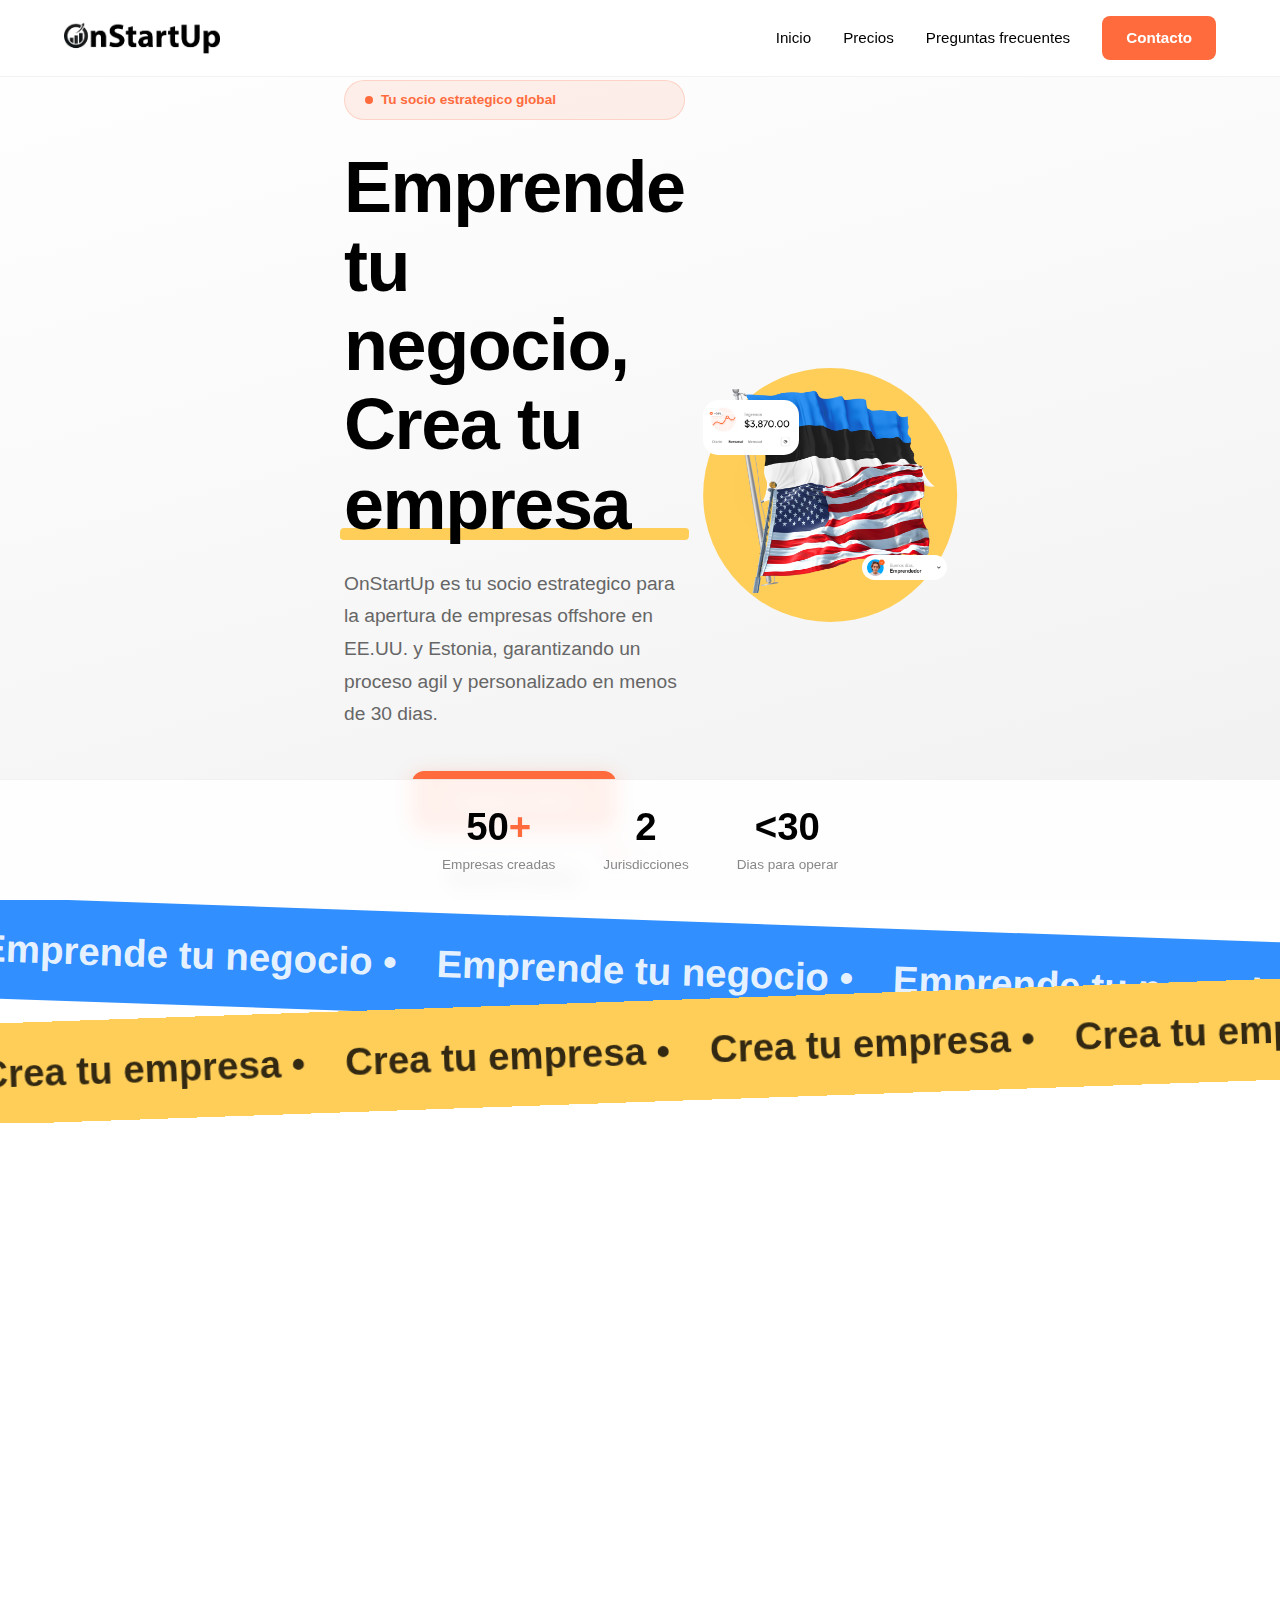
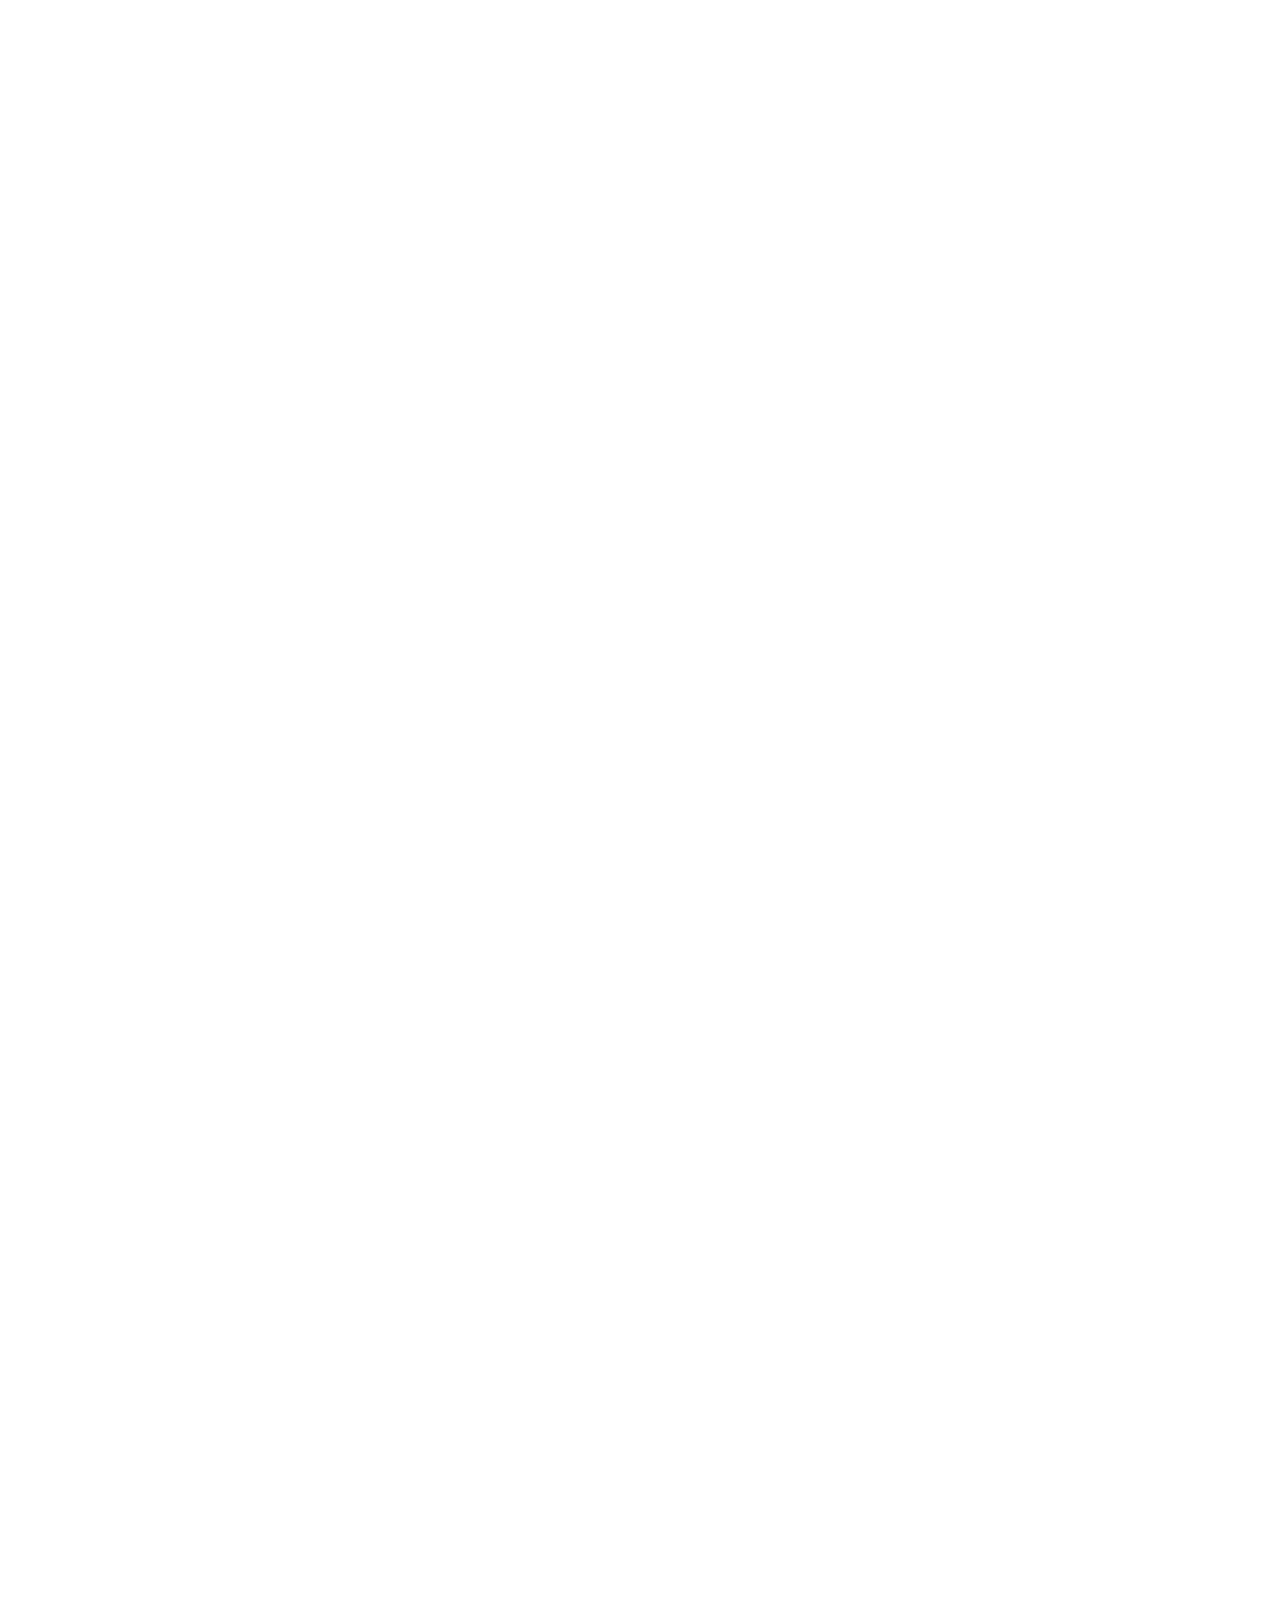
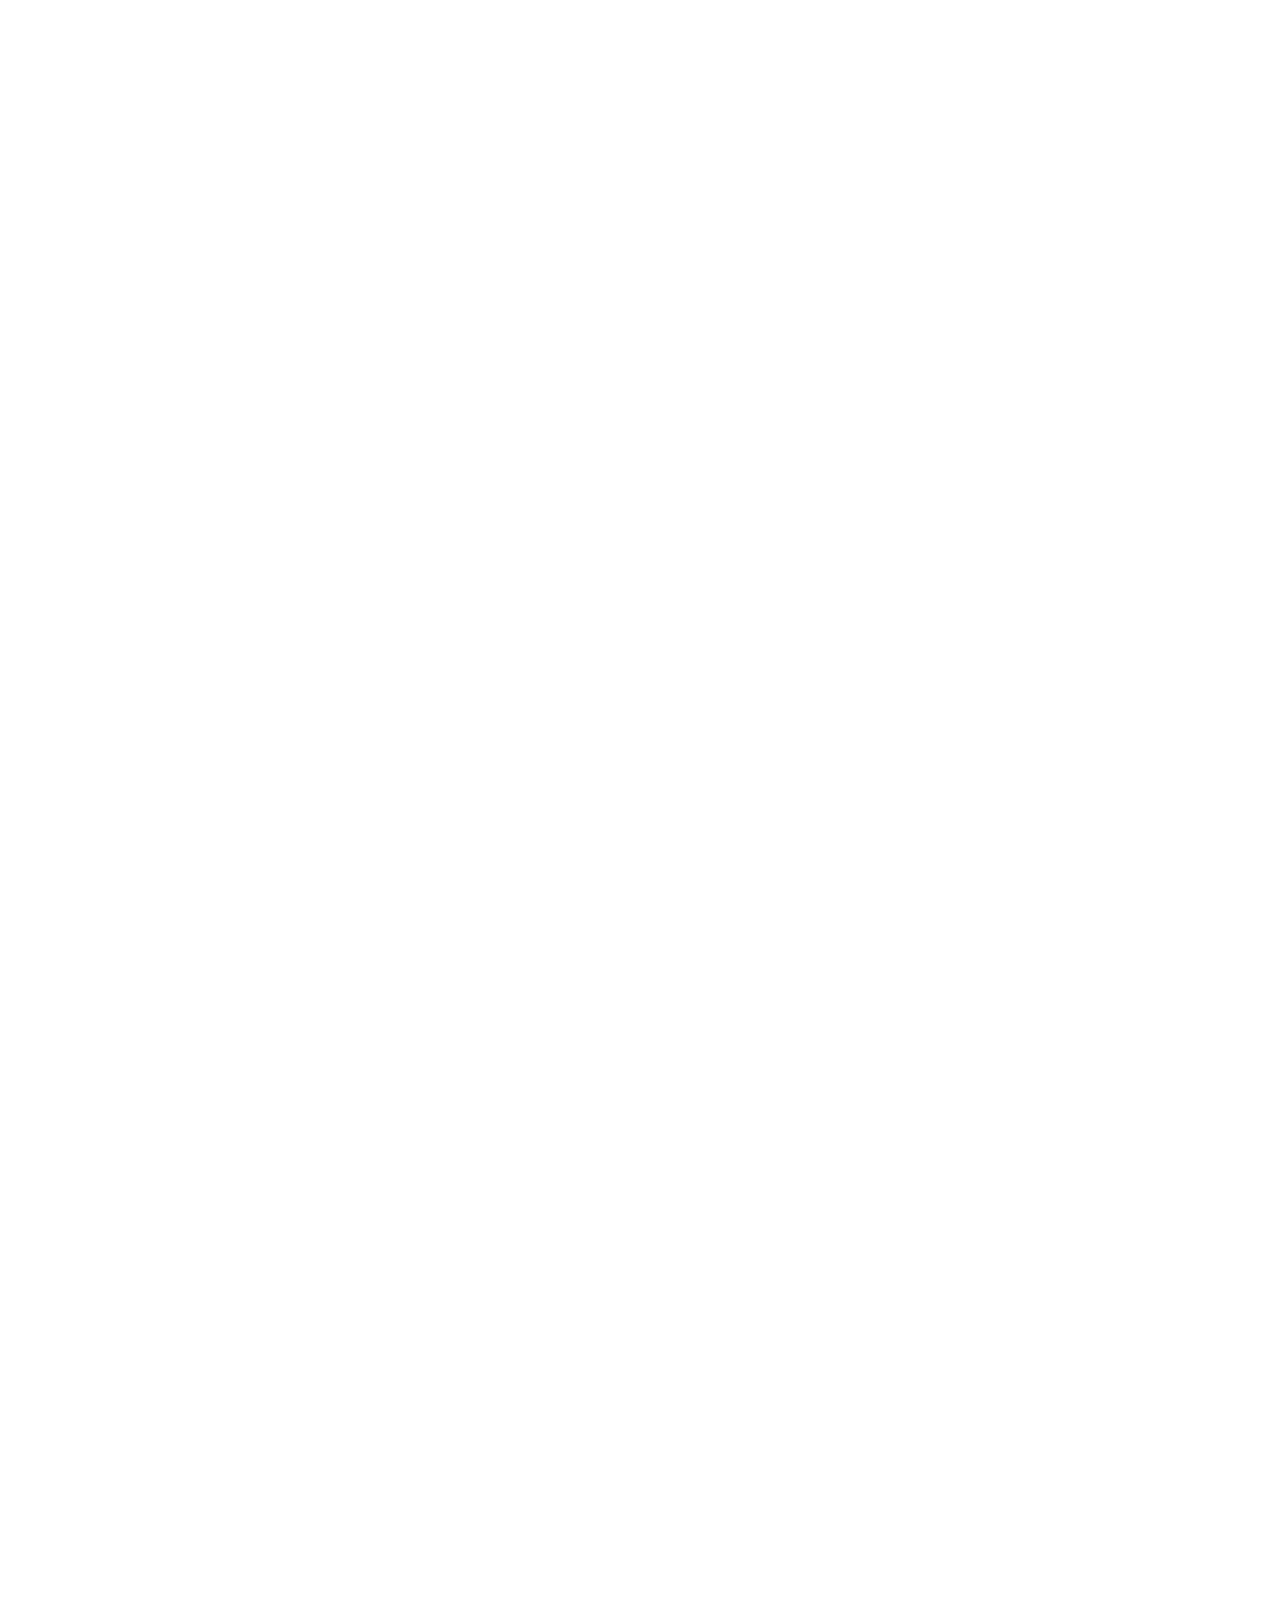
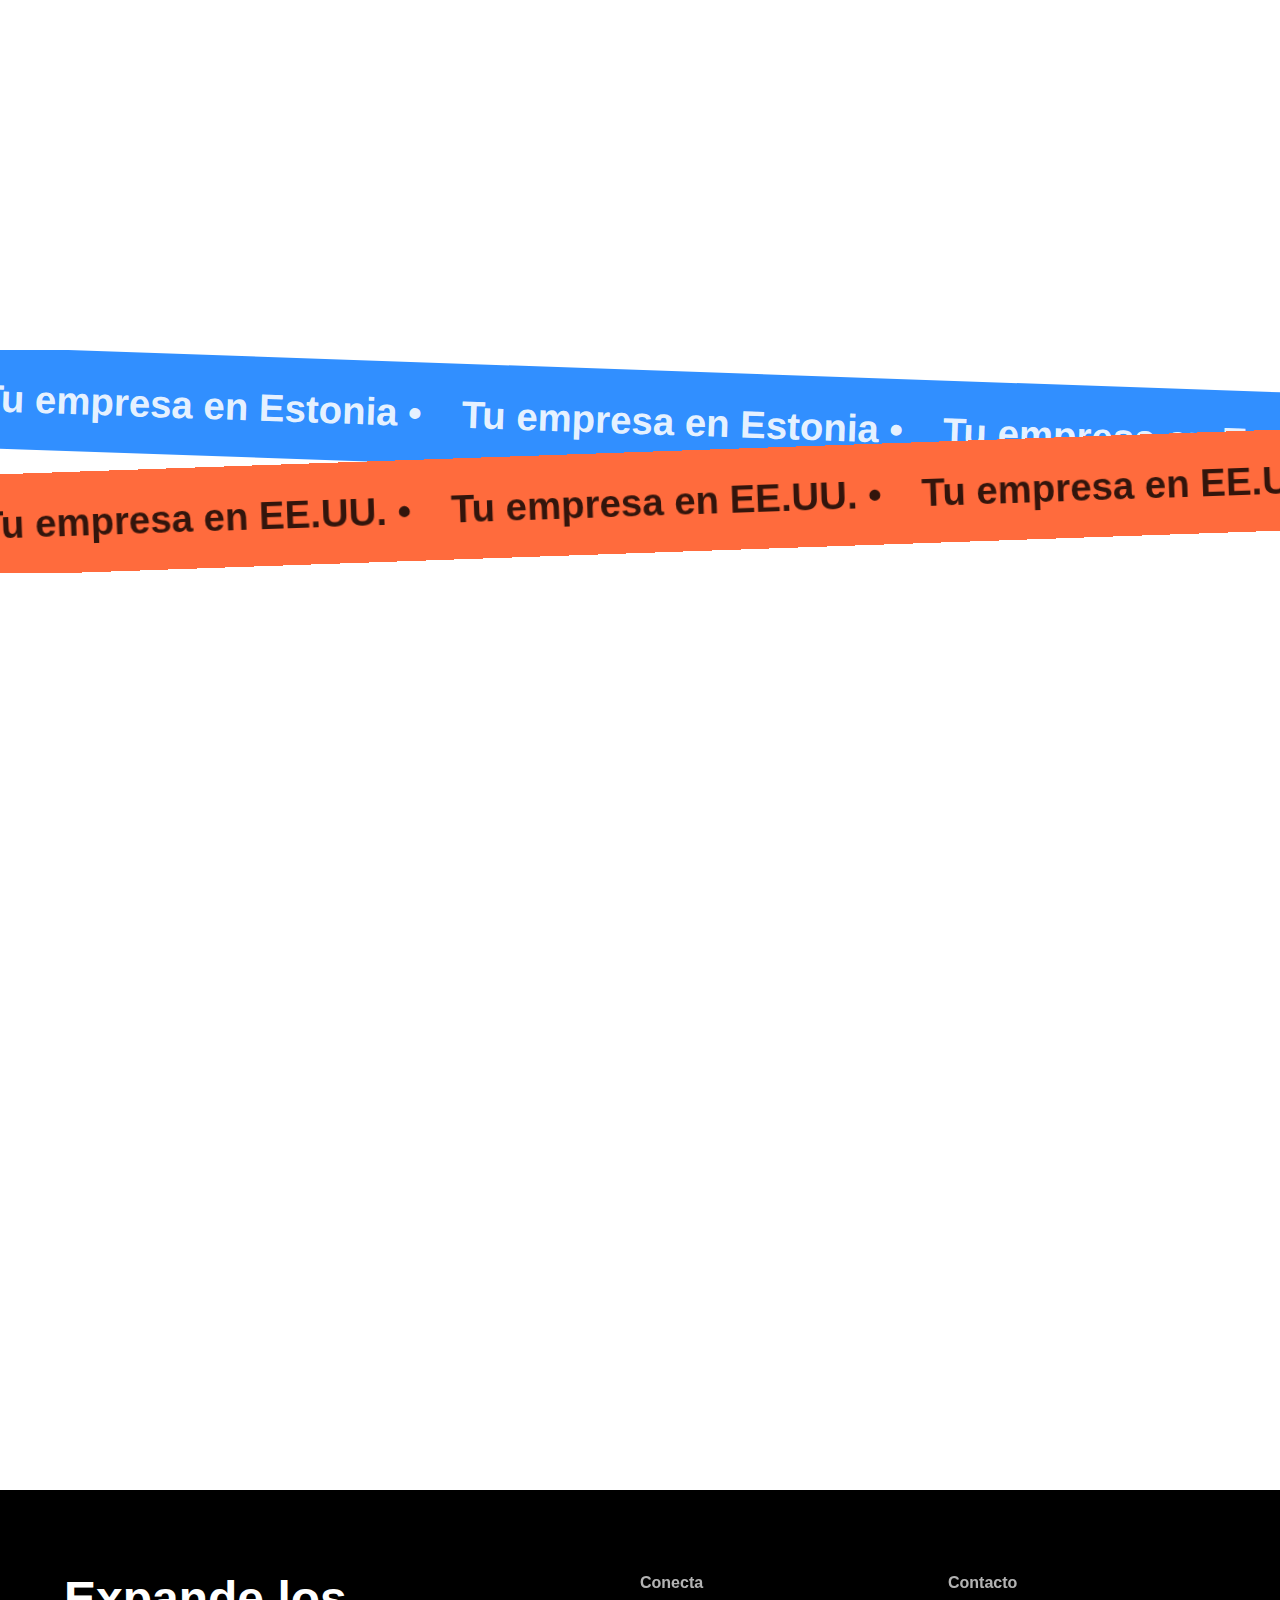
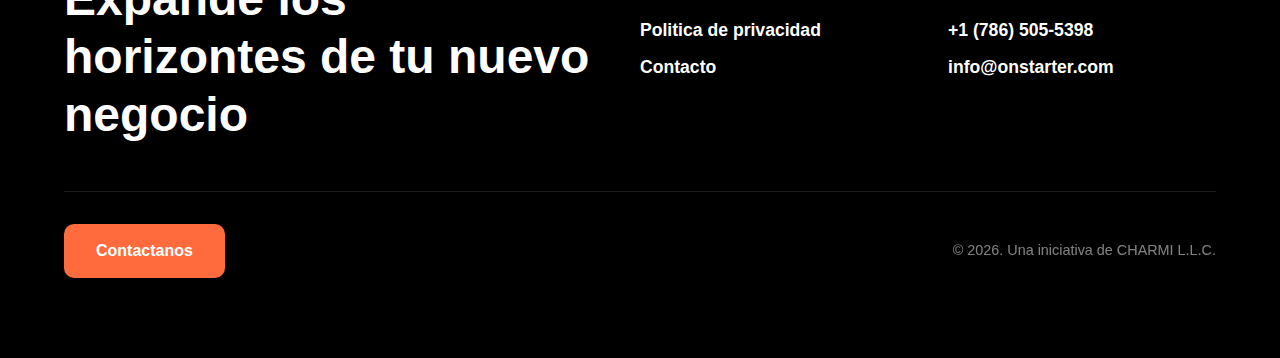
<file: index.html>
<!DOCTYPE html>
<html lang="es" dir="ltr">
<head>
  <meta charset="UTF-8">
  <meta name="viewport" content="width=device-width, initial-scale=1.0">
  <title>OnStartUp - El mejor lugar para crear tu empresa</title>
  <meta name="description" content="OnStartUp es tu socio estrategico para la apertura de empresas offshore en EE.UU. y Estonia, garantizando un proceso agil y personalizado en menos de 30 dias.">
  <meta name="keywords" content="LLC, empresa, Estonia, EE.UU., offshore, OÜ, e-Residency, OnStartUp">
  <meta property="og:title" content="OnStartUp - El mejor lugar para crear tu empresa">
  <meta property="og:description" content="Tu socio estrategico para la apertura de empresas offshore en EE.UU. y Estonia.">
  <meta property="og:type" content="website">
  <meta property="og:url" content="https://www.onstarter.com">
  <link rel="canonical" href="https://www.onstarter.com">
  <link rel="icon" href="images/favicon.ico" type="image/png">
  <link rel="stylesheet" href="styles.css">
</head>
<body>

<!-- NAV -->
<nav>
  <div class="container">
    <a href="./" class="logo">
      <img src="images/logo.png" alt="OnStartUp" class="logo-img">
    </a>
    <div class="nav-links" id="navLinks">
      <a href="./">Inicio</a>
      <a href="#planes">Precios</a>
      <a href="#preguntas">Preguntas frecuentes</a>
      <a href="mailto:info@onstarter.com" class="btn-contact">Contacto</a>
    </div>
    <button class="hamburger" id="hamburger" aria-label="Menu">
      <span></span><span></span><span></span>
    </button>
  </div>
</nav>

<!-- HERO -->
<section class="hero">
  <div class="hero-slides">

    <!-- Slide 1 -->
    <div class="hero-slide active">
      <div class="hero-slide-bg"></div>
      <div class="hero-slide-content hero-split">
        <div class="hero-split-text">
          <div class="hero-badge"><span class="dot"></span> Tu socio estrategico global</div>
          <h1 class="hero-title">Emprende tu negocio,<br><em>Crea tu empresa</em></h1>
          <p class="hero-desc">OnStartUp es tu socio estrategico para la apertura de empresas offshore en EE.UU. y Estonia, garantizando un proceso agil y personalizado en menos de 30 dias.</p>
          <div class="hero-buttons">
            <a href="#planes" class="cta-btn">Empieza ahora</a>
            <a href="#planes" class="cta-secondary">Nuestros planes</a>
          </div>
        </div>
        <div class="hero-split-image">
          <div class="hero-image-wrapper">
            <div class="hero-image-circle"></div>
            <img src="images/banderas.png" alt="Banderas EE.UU. y Estonia" class="hero-main-img">
            <div class="hero-floating-card hero-floating-card--top">
              <img src="images/sass-sales.jpg" alt="Ventas SaaS">
            </div>
            <div class="hero-floating-card hero-floating-card--bottom">
              <img src="images/saas-user-badge.jpg" alt="Usuarios activos">
            </div>
          </div>
        </div>
      </div>
    </div>

    <!-- Slide 2 -->
    <div class="hero-slide">
      <div class="hero-slide-bg"></div>
      <div class="hero-slide-content hero-split">
        <div class="hero-split-text">
          <div class="hero-badge"><span class="dot"></span> Expansion internacional</div>
          <h1 class="hero-title">Tu LLC en <em>Estados Unidos</em></h1>
          <p class="hero-desc">Crea tu LLC en Estados Unidos con los costos de mantenimiento mas bajos, anonimato garantizado y un proceso completamente remoto.</p>
          <div class="hero-buttons">
            <a href="#planes" class="cta-btn">Ver planes EE.UU.</a>
            <a href="mailto:info@onstarter.com" class="cta-secondary">Consulta gratuita &rarr;</a>
          </div>
        </div>
        <div class="hero-split-image">
          <div class="hero-image-wrapper">
            <div class="hero-image-circle hero-image-circle--blue"></div>
            <img src="images/banderas.png" alt="Banderas EE.UU. y Estonia" class="hero-main-img">
            <div class="hero-floating-card hero-floating-card--top">
              <img src="images/sass-sales.jpg" alt="Ventas SaaS">
            </div>
            <div class="hero-floating-card hero-floating-card--bottom">
              <img src="images/saas-user-badge.jpg" alt="Usuarios activos">
            </div>
          </div>
        </div>
      </div>
    </div>

    <!-- Slide 3 -->
    <div class="hero-slide">
      <div class="hero-slide-bg"></div>
      <div class="hero-slide-content hero-split">
        <div class="hero-split-text">
          <div class="hero-badge"><span class="dot"></span> Union Europea</div>
          <h1 class="hero-title">Tu empresa en <em>Estonia</em></h1>
          <p class="hero-desc">Accede al mercado europeo con una OÜ en Estonia. Gestion digital, e-Residency y la puerta de entrada a la Union Europea para tu negocio.</p>
          <div class="hero-buttons">
            <a href="#planes" class="cta-btn">Ver planes Estonia</a>
            <a href="mailto:info@onstarter.com" class="cta-secondary">Saber mas &rarr;</a>
          </div>
        </div>
        <div class="hero-split-image">
          <div class="hero-image-wrapper">
            <div class="hero-image-circle hero-image-circle--yellow"></div>
            <img src="images/banderas.png" alt="Banderas EE.UU. y Estonia" class="hero-main-img">
            <div class="hero-floating-card hero-floating-card--bottom">
              <img src="images/saas-user-badge.jpg" alt="Usuarios activos">
            </div>
          </div>
        </div>
      </div>
    </div>

  </div>

  <!-- Slider dots -->
  <div class="slider-nav">
    <button class="slider-dot active" aria-label="Slide 1"></button>
    <button class="slider-dot" aria-label="Slide 2"></button>
    <button class="slider-dot" aria-label="Slide 3"></button>
  </div>

  <!-- Stats bar -->
  <div class="hero-stats-bar">
    <div class="container">
      <div class="hero-stats">
        <div class="hero-stat">
          <div class="number">50<span>+</span></div>
          <div class="label">Empresas creadas</div>
        </div>
        <div class="hero-stat">
          <div class="number">2</div>
          <div class="label">Jurisdicciones</div>
        </div>
        <div class="hero-stat">
          <div class="number">&lt;30</div>
          <div class="label">Dias para operar</div>
        </div>
      </div>
    </div>
  </div>
</section>

<!-- SCROLLING BANNERS 1 -->
<div class="banners-wrapper">
  <div class="scroll-banner blue">
    <div class="scroll-track">
      <h2>Emprende tu negocio &bull;</h2>
      <h2>Emprende tu negocio &bull;</h2>
      <h2>Emprende tu negocio &bull;</h2>
      <h2>Emprende tu negocio &bull;</h2>
      <h2>Emprende tu negocio &bull;</h2>
      <h2>Emprende tu negocio &bull;</h2>
      <h2>Emprende tu negocio &bull;</h2>
      <h2>Emprende tu negocio &bull;</h2>
      <h2>Emprende tu negocio &bull;</h2>
      <h2>Emprende tu negocio &bull;</h2>
    </div>
  </div>
  <div class="scroll-banner yellow">
    <div class="scroll-track">
      <h2>Crea tu empresa &bull;</h2>
      <h2>Crea tu empresa &bull;</h2>
      <h2>Crea tu empresa &bull;</h2>
      <h2>Crea tu empresa &bull;</h2>
      <h2>Crea tu empresa &bull;</h2>
      <h2>Crea tu empresa &bull;</h2>
      <h2>Crea tu empresa &bull;</h2>
      <h2>Crea tu empresa &bull;</h2>
      <h2>Crea tu empresa &bull;</h2>
      <h2>Crea tu empresa &bull;</h2>
    </div>
  </div>
</div>

<!-- TESTIMONIALS HEADING -->
<section class="testimonials-heading reveal">
  <div class="container">
    <h2 class="testimonials-big-text">Hemos abierto mas de 50 empresas en todo el mundo
      <span class="inline-img"><img src="images/face-1.jpg" alt=""></span>
      <span class="inline-img"><img src="images/face-2.jpeg" alt=""></span>
      <span class="inline-img"><img src="images/face-3.jpg" alt=""></span>
    </h2>
  </div>
</section>

<!-- TESTIMONIALS -->
<section class="testimonials reveal">
  <div class="container">
    <div class="testimonials-grid">
      <div class="testimonial-card">
        <div class="quote">&ldquo;</div>
        <p>On Start Up transformo completamente mi enfoque sobre la expansion internacional. La apertura de mi LLC en EE.UU. fue increiblemente rapida y sin complicaciones. Recomiendo ampliamente sus servicios!</p>
        <div class="author">Julian Gimenez</div>
        <div class="role">Traductor cinematografico</div>
      </div>
      <div class="testimonial-card">
        <div class="quote">&ldquo;</div>
        <p>Elegir On Start Up fue la mejor decision para mi startup. Su enfoque personalizado y los planes de precios a medida se adaptaron perfectamente a mis necesidades.</p>
        <div class="author">Francisco Gomez</div>
        <div class="role">Director de marketing</div>
      </div>
      <div class="testimonial-card">
        <div class="quote">&ldquo;</div>
        <p>El equipo de On Start Up demostro un conocimiento excepcional sobre la constitucion de empresas en Estonia. Su atencion al detalle y el apoyo constante han sido invaluables para mi negocio.</p>
        <div class="author">Ivan M.</div>
        <div class="role">Influencer</div>
      </div>
      <div class="testimonial-card">
        <div class="quote">&ldquo;</div>
        <p>Gracias a On Start Up, pude expandir mi negocio en dos jurisdicciones clave con facilidad. Su equipo proporciono soluciones rapidas y efectivas, y siempre estuvieron disponibles para responder cualquier pregunta.</p>
        <div class="author">Fernando Ruiz</div>
        <div class="role">Trader profesional</div>
      </div>
    </div>
  </div>
</section>

<!-- FEATURE 1 -->
<section class="feature-section reveal">
  <div class="container">
    <div class="feature-grid">
      <div class="feature-image feature-image--photo">
        <img src="images/oficina.jpg" alt="Oficina OnStartUp" loading="lazy">
      </div>
      <div class="feature-text">
        <h2>Emprende globalmente, con <em>reputacion</em> que traspasa fronteras.</h2>
        <p>Establece tu empresa en jurisdicciones de prestigio mundial con nuestra guia experta, abriendo caminos hacia oportunidades y reconocimiento global en tiempo record.</p>
        <a href="mailto:info@onstarter.com" class="link-orange">Programa una llamada con nosotros</a>
      </div>
    </div>
  </div>
</section>

<!-- FEATURE 2 -->
<section class="feature-section reveal">
  <div class="container">
    <div class="feature-grid">
      <div class="feature-text">
        <h2>Ofrecemos los servicios basicos y <em>muchos mas.</em></h2>
        <ul>
          <li>Registered agent y direccion postal en EE.UU.</li>
          <li>Persona de contacto y direccion postal en Estonia</li>
          <li>Asesoria personalizada para comprender tu estructura</li>
          <li>Contabilidad rapida y sencilla gracias a nuestra experiencia</li>
          <li>Apertura de cuentas bancarias para tu empresa</li>
        </ul>
      </div>
      <div class="feature-image feature-image--phone">
        <img src="images/saas-phone.png" alt="App movil OnStartUp" loading="lazy">
      </div>
    </div>
  </div>
</section>

<!-- FEATURE 3 -->
<section class="feature-section reveal">
  <div class="container">
    <div class="feature-grid">
      <div class="feature-image feature-image--photo">
        <img src="images/surface.jpeg" alt="Estrategia empresarial" loading="lazy">
      </div>
      <div class="feature-text">
        <h2>Te ayudamos a crear la mejor <em>estrategia</em> para tu negocio</h2>
        <p>Maximiza tu ventaja global combinando una LLC en EE.UU. y una OÜ en Estonia: la estrategia definitiva para eficiencia fiscal y expansion digital de tu negocio.</p>
        <a href="mailto:info@onstarter.com" class="link-orange">Descubre la estrategia combinada</a>
      </div>
    </div>
  </div>
</section>

<!-- PRICING -->
<section class="pricing reveal" id="planes">
  <div class="container">
    <div class="pricing-header">
      <h2>Planes a medida, <em>disenados para ti.</em></h2>
    </div>
    <div class="pricing-badge"><span>Elige tu estructura</span></div>

    <div class="tabs">
      <button class="tab-btn active" data-tab="eeuu">EE.UU.</button>
      <button class="tab-btn" data-tab="estonia">Estonia</button>
    </div>

    <!-- EE.UU. Plans -->
    <div class="tab-content active" id="tab-eeuu">
      <div class="pricing-grid">
        <div class="pricing-card featured">
          <div class="plan-icon">&#127919;</div>
          <div class="plan-name">Plan Basico</div>
          <div class="plan-price"><span class="currency">$</span>900<span class="period">/ pago unico</span></div>
          <ul class="plan-features">
            <li>Apertura de la LLC</li>
            <li>Solicitud del EIN para la LLC</li>
            <li>Llamada introductoria de 30 minutos</li>
            <li>Registered agent (primer ano)</li>
            <li>Direccion postal (primer ano)</li>
            <li>Guia de apertura de cuenta bancaria</li>
          </ul>
          <a href="mailto:info@onstarter.com" class="plan-btn">Empieza ya</a>
        </div>
        <div class="pricing-card">
          <div class="plan-icon">&#9729;&#65039;</div>
          <div class="plan-name">Plan Combinado</div>
          <div class="plan-price"><span class="currency">$</span>1300<span class="period">/ pago unico</span></div>
          <ul class="plan-features">
            <li>Todo lo incluido en el plan basico</li>
            <li>Solicitud del ITIN tu persona fisica</li>
            <li>Llamada inicial de 60 minutos</li>
            <li>Asesoria para elegir cuenta bancaria</li>
            <li>Guia para emitir los reportes anuales</li>
          </ul>
          <a href="mailto:info@onstarter.com" class="plan-btn">Empieza ya</a>
        </div>
        <div class="pricing-card">
          <div class="plan-icon">&#129309;</div>
          <div class="plan-name">Plan Premium +</div>
          <div class="plan-price">TBD</div>
          <ul class="plan-features">
            <li>Todo lo incluido en el plan combinado</li>
            <li>Apertura de empresa OÜ en Estonia</li>
            <li>Planificacion de estrategia conjunta</li>
            <li>Consultoria 24/7 para la gestion dual</li>
            <li>Llamada de seguimiento mensual</li>
            <li>Asesoria para elegir cuenta bancaria en Europa</li>
          </ul>
          <a href="mailto:info@onstarter.com" class="plan-btn">Empieza ya</a>
        </div>
      </div>
    </div>

    <!-- Estonia Plans -->
    <div class="tab-content" id="tab-estonia">
      <div class="pricing-grid">
        <div class="pricing-card featured">
          <div class="plan-icon">&#127919;</div>
          <div class="plan-name">Plan Basico</div>
          <div class="plan-price"><span class="currency">$</span>900<span class="period">/ pago unico</span></div>
          <ul class="plan-features">
            <li>Apertura de OÜ en Estonia</li>
            <li>Llamada inicial de 30 minutos</li>
            <li>Punto de contacto y direccion postal</li>
            <li>Guia de apertura de cuenta bancaria</li>
            <li>Solicitud de la e-Residency</li>
          </ul>
          <a href="mailto:info@onstarter.com" class="plan-btn">Empieza ya</a>
        </div>
        <div class="pricing-card">
          <div class="plan-icon">&#127758;</div>
          <div class="plan-name">Plan Internacional</div>
          <div class="plan-price"><span class="currency">$</span>1300<span class="period">/ pago unico</span></div>
          <ul class="plan-features">
            <li>Todo lo incluido en el plan basico</li>
            <li>Solicitud del VAT ID para la OÜ</li>
            <li>Llamada inicial de 60 minutos</li>
            <li>Asesoria para elegir cuenta bancaria</li>
            <li>Guia para gestionar la contabilidad</li>
          </ul>
          <a href="mailto:info@onstarter.com" class="plan-btn">Empieza ya</a>
        </div>
        <div class="pricing-card">
          <div class="plan-icon">&#129309;</div>
          <div class="plan-name">Plan Premium +</div>
          <div class="plan-price">TBD</div>
          <ul class="plan-features">
            <li>Todo lo incluido en el plan combinado</li>
            <li>Apertura de LLC en EE.UU.</li>
            <li>Planificacion de estrategia conjunta</li>
            <li>Consultoria 24/7 para la gestion dual</li>
            <li>Llamada de seguimiento mensual</li>
            <li>Asesoria para elegir cuenta bancaria en EE.UU.</li>
          </ul>
          <a href="mailto:info@onstarter.com" class="plan-btn">Empieza ya</a>
        </div>
      </div>
    </div>
  </div>
</section>

<!-- SCROLLING BANNERS 2 -->
<div class="banners-wrapper">
  <div class="scroll-banner blue">
    <div class="scroll-track">
      <h2>Tu empresa en Estonia &bull;</h2>
      <h2>Tu empresa en Estonia &bull;</h2>
      <h2>Tu empresa en Estonia &bull;</h2>
      <h2>Tu empresa en Estonia &bull;</h2>
      <h2>Tu empresa en Estonia &bull;</h2>
      <h2>Tu empresa en Estonia &bull;</h2>
      <h2>Tu empresa en Estonia &bull;</h2>
      <h2>Tu empresa en Estonia &bull;</h2>
      <h2>Tu empresa en Estonia &bull;</h2>
      <h2>Tu empresa en Estonia &bull;</h2>
    </div>
  </div>
  <div class="scroll-banner orange">
    <div class="scroll-track">
      <h2>Tu empresa en EE.UU. &bull;</h2>
      <h2>Tu empresa en EE.UU. &bull;</h2>
      <h2>Tu empresa en EE.UU. &bull;</h2>
      <h2>Tu empresa en EE.UU. &bull;</h2>
      <h2>Tu empresa en EE.UU. &bull;</h2>
      <h2>Tu empresa en EE.UU. &bull;</h2>
      <h2>Tu empresa en EE.UU. &bull;</h2>
      <h2>Tu empresa en EE.UU. &bull;</h2>
      <h2>Tu empresa en EE.UU. &bull;</h2>
      <h2>Tu empresa en EE.UU. &bull;</h2>
    </div>
  </div>
</div>

<!-- FAQ -->
<section class="faq reveal" id="preguntas">
  <div class="container">
    <div class="faq-header">
      <h1><em>Preguntas frecuentes</em></h1>
    </div>
    <div class="faq-grid">
      <div class="faq-list">
        <div class="faq-item">
          <button class="faq-question">Que necesito para poder crear mi empresa?</button>
          <div class="faq-answer">
            <p>En el caso de una empresa en EE.UU. solo necesitamos un pasaporte en vigor. Para la apertura de una empresa en Estonia necesitamos un documento de identidad de tu pais, ademas de tener la e-Residency en vigor.</p>
          </div>
        </div>
        <div class="faq-item">
          <button class="faq-question">En que estado de EE.UU se crea la LLC?</button>
          <div class="faq-answer">
            <p>En On Startup creemos que el mejor estado para la apertura de tu LLC es Nuevo Mexico por el bajo costo de mantenimiento de la misma, los pocos requisitos de contabilidad que solicitan a los duenos de las LLC y el anonimato de los mismos.</p>
          </div>
        </div>
        <div class="faq-item">
          <button class="faq-question">Ofrecen asesoria para la solicitud de la e-Residency?</button>
          <div class="faq-answer">
            <p>Si, es algo que ofrecemos en el plan basico de creacion de empresas en Estonia. Aunque hay mucha gente que ya tiene la e-Residency, nosotros te ayudamos a gestionarla y a que puedas recibir tu aprobacion lo antes posible.</p>
          </div>
        </div>
        <div class="faq-item">
          <button class="faq-question">Hay algun coste adicional a parte de los planes?</button>
          <div class="faq-answer">
            <p>Dependiendo de la estructura, hay pagos adicionales a parte de los pagos unicos por la apertura de las empresas. En el caso de la LLC, cada ano hay que renovar el registered agent y la direccion postal de EE.UU para poder estar en regla con las leyes del pais. Sobre las empresas de Estonia, hay un coste adicional por la contabilidad mensual y el reporte anual para estar en regla con las leyes del pais baltico.</p>
          </div>
        </div>
        <div class="faq-item">
          <button class="faq-question">Debo mudarme para poder abrir empresas fuera de mi pais?</button>
          <div class="faq-answer">
            <p>No, no es necesario. Por como funcionan las leyes de libre mercado, tu puedes crear tu empresa donde tu quieras, siempre y cuando tu como persona fisica cumplas con tus obligaciones. Debes aprender a diferenciar entre persona fisica y persona juridica para no tener problemas de este estilo. En el caso de EE.UU el sistema de apertura de empresas esta pensado para que puedan abrirse desde otro pais pero en el caso de Estonia, hay que aplicar a su residencia virtual (e-Residency) para poder proceder con la apertura.</p>
          </div>
        </div>
        <div class="faq-item">
          <button class="faq-question">Cuanto tiempo necesito para que la empresa este operativa?</button>
          <div class="faq-answer">
            <p>Relativamente poco tiempo, para que la empresa en EE.UU este activa y lista para funcionar, necesitas aproximadamente 30 dias y para el caso de la empresa en Estonia, cerca de 15 dias para que este todo listo. Ofrecemos servicios express con un costo adicional en caso de requerir todo mucho mas rapido.</p>
          </div>
        </div>
      </div>
      <div class="faq-image">
        <img src="images/banderas.png" alt="EE.UU. y Estonia" loading="lazy">
      </div>
    </div>
    <div class="stripe-logo">
      <img src="images/stripe-logo.png" alt="Powered by Stripe" height="21">
    </div>
  </div>
</section>

<!-- FOOTER -->
<footer>
  <div class="container">
    <div class="footer-top">
      <div class="footer-heading">
        <h2>Expande los horizontes de tu nuevo negocio</h2>
      </div>
      <div class="footer-col">
        <h5>Conecta</h5>
        <a href="privacy-policy/">Politica de privacidad</a>
        <a href="mailto:info@onstarter.com">Contacto</a>
      </div>
      <div class="footer-col">
        <h5>Contacto</h5>
        <a href="tel:+17865055398">+1 (786) 505-5398</a>
        <a href="mailto:info@onstarter.com">info@onstarter.com</a>
      </div>
    </div>
    <div class="footer-bottom">
      <a href="mailto:info@onstarter.com" class="btn-cta">Contactanos</a>
      <div class="copyright">&copy; 2026. Una iniciativa de CHARMI L.L.C.</div>
    </div>
  </div>
</footer>

<script src="script.js"></script>
</body>
</html>
</file>
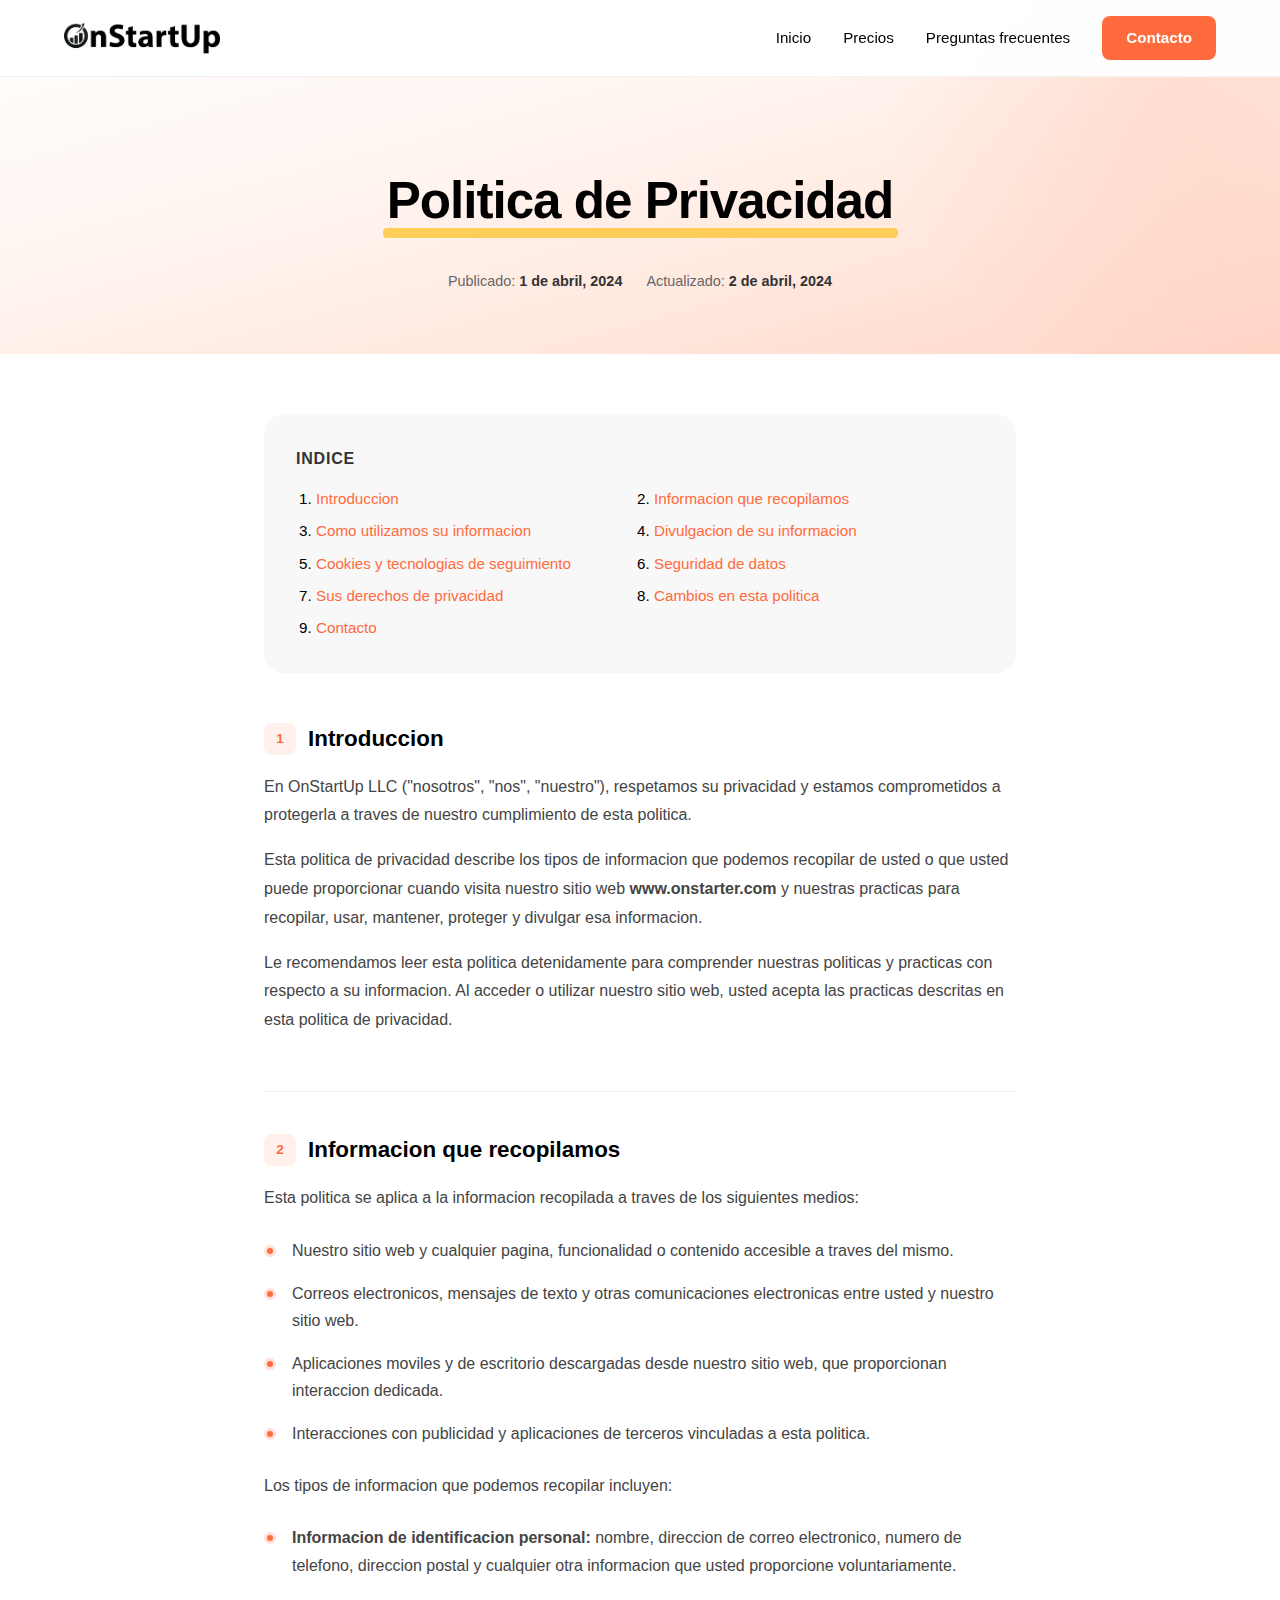
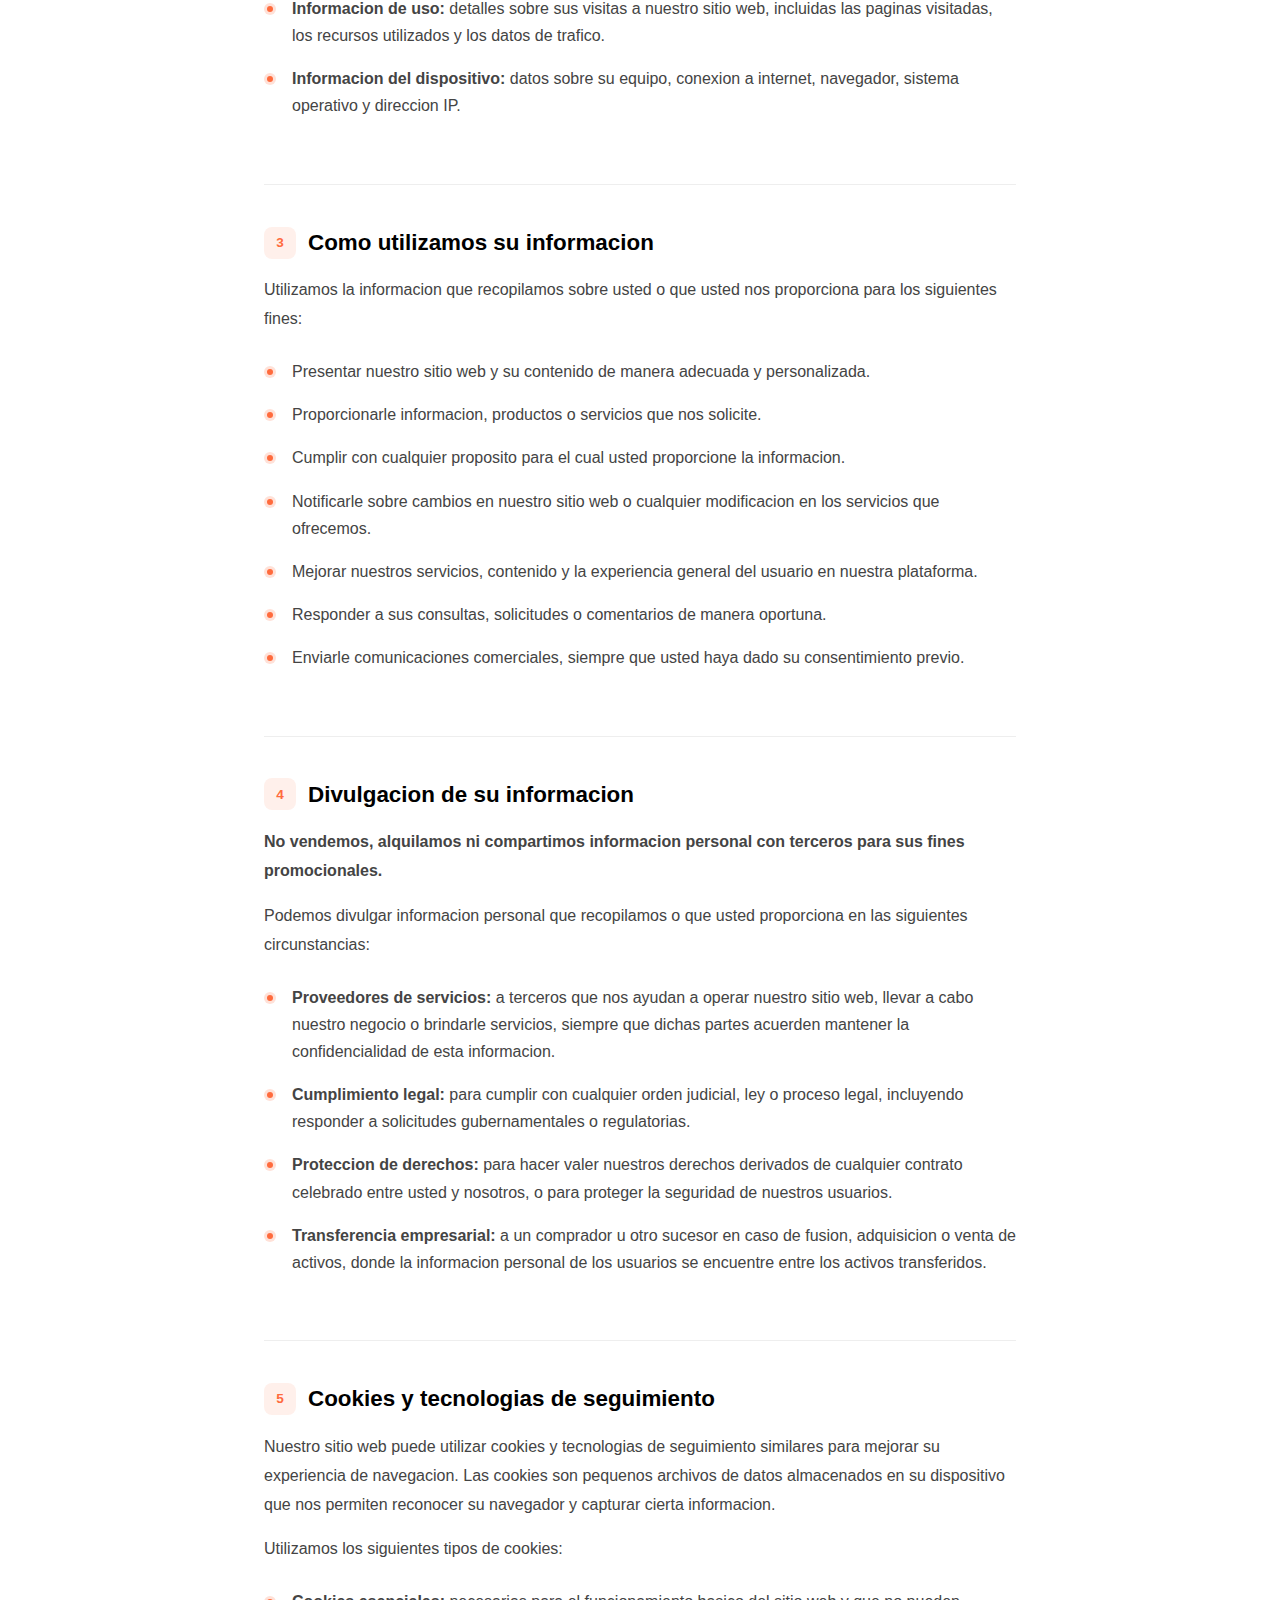
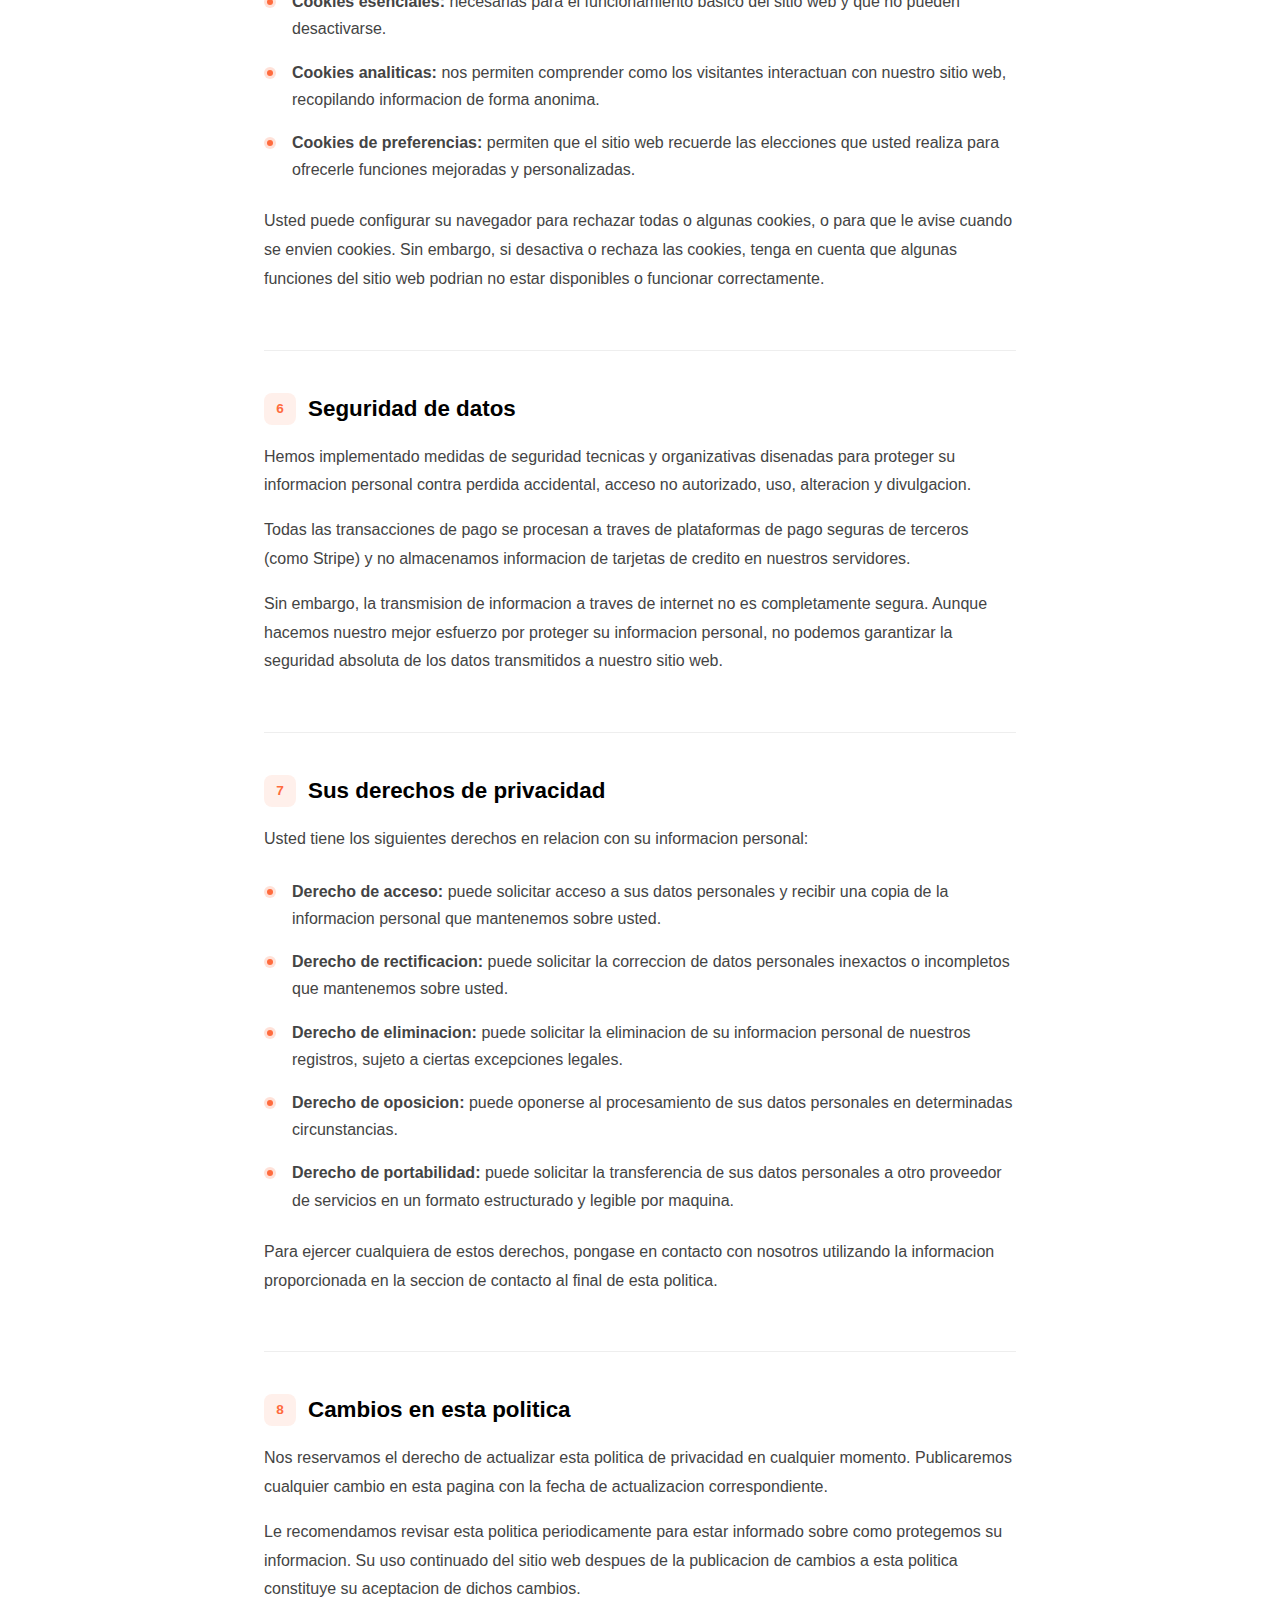
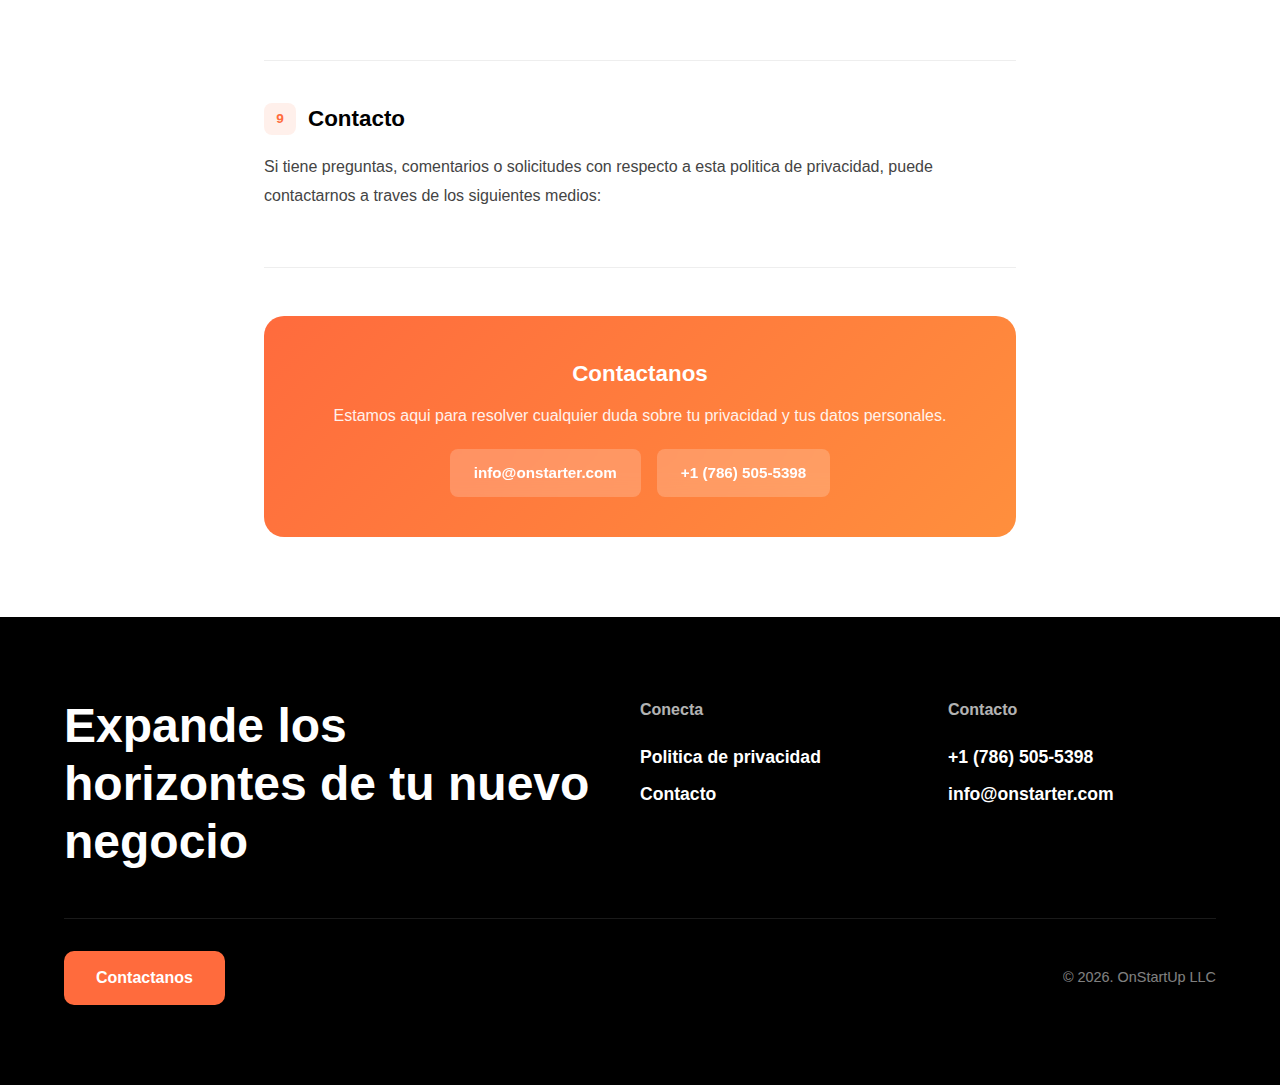
<file: privacy-policy/index.html>
<!DOCTYPE html>
<html lang="es" dir="ltr">
<head>
  <meta charset="UTF-8">
  <meta name="viewport" content="width=device-width, initial-scale=1.0">
  <title>Politica de Privacidad - OnStartUp</title>
  <meta name="description" content="Politica de privacidad de OnStartUp LLC. Informacion sobre como recopilamos, usamos y protegemos tus datos personales.">
  <meta property="og:title" content="Politica de Privacidad - OnStartUp">
  <meta property="og:type" content="website">
  <link rel="canonical" href="https://www.onstarter.com/privacy-policy/">
  <link rel="stylesheet" href="../styles.css">
  <style>
    .policy-hero {
      padding: 160px 0 60px;
      background: linear-gradient(165deg, #fff 0%, #fff5f0 40%, #ffe8de 70%, #ffd6c7 100%);
      text-align: center;
      position: relative;
      overflow: hidden;
    }

    .policy-hero::before {
      content: '';
      position: absolute;
      top: -200px;
      right: -200px;
      width: 600px;
      height: 600px;
      border-radius: 50%;
      background: radial-gradient(circle, rgba(255,107,61,0.12) 0%, transparent 70%);
      pointer-events: none;
    }

    .policy-hero .container {
      position: relative;
      z-index: 1;
    }

    .policy-hero h1 {
      font-size: clamp(2rem, 4vw, 3.2rem);
      font-weight: 800;
      margin-bottom: 16px;
      letter-spacing: -0.02em;
    }

    .policy-hero h1 em {
      font-style: normal;
      position: relative;
      display: inline-block;
    }

    .policy-hero h1 em::after {
      content: '';
      position: absolute;
      bottom: 4px;
      left: -4px;
      width: calc(100% + 8px);
      height: 10px;
      background: var(--yellow);
      z-index: -1;
      border-radius: 4px;
      transform: skewX(-2deg);
    }

    .policy-meta {
      display: inline-flex;
      gap: 24px;
      flex-wrap: wrap;
      justify-content: center;
      margin-top: 12px;
    }

    .policy-meta span {
      font-size: 0.9rem;
      color: var(--text-muted);
    }

    .policy-meta strong {
      color: var(--dark-gray);
    }

    .policy-content {
      padding: 60px 0 80px;
    }

    .policy-content .container {
      max-width: 800px;
    }

    .policy-nav {
      background: var(--light-gray);
      border-radius: var(--radius-lg);
      padding: 32px;
      margin-bottom: 48px;
    }

    .policy-nav h3 {
      font-size: 1rem;
      font-weight: 700;
      margin-bottom: 16px;
      color: var(--dark-gray);
      text-transform: uppercase;
      letter-spacing: 0.05em;
    }

    .policy-nav ol {
      list-style: decimal;
      padding-left: 20px;
      display: grid;
      grid-template-columns: 1fr 1fr;
      gap: 8px;
    }

    .policy-nav ol li {
      font-size: 0.95rem;
    }

    .policy-nav ol li a {
      color: var(--orange);
      font-weight: 500;
      transition: opacity 0.3s;
    }

    .policy-nav ol li a:hover {
      opacity: 0.7;
    }

    .policy-section {
      margin-bottom: 40px;
      padding-bottom: 40px;
      border-bottom: 1px solid #eee;
    }

    .policy-section:last-child {
      border-bottom: none;
    }

    .policy-section h2 {
      font-size: 1.4rem;
      font-weight: 700;
      margin-bottom: 16px;
      color: var(--black);
      display: flex;
      align-items: center;
      gap: 12px;
    }

    .policy-section h2 .section-num {
      display: inline-flex;
      align-items: center;
      justify-content: center;
      width: 32px;
      height: 32px;
      border-radius: 8px;
      background: rgba(255,107,61,0.1);
      color: var(--orange);
      font-size: 0.85rem;
      font-weight: 800;
      flex-shrink: 0;
    }

    .policy-section p {
      font-size: 1rem;
      line-height: 1.8;
      color: #444;
      margin-bottom: 16px;
    }

    .policy-section ul {
      margin: 12px 0 16px;
      padding-left: 0;
    }

    .policy-section ul li {
      padding: 8px 0 8px 28px;
      position: relative;
      font-size: 1rem;
      line-height: 1.7;
      color: #444;
    }

    .policy-section ul li::before {
      content: '';
      position: absolute;
      left: 0;
      top: 16px;
      width: 12px;
      height: 12px;
      border-radius: 50%;
      background: var(--orange);
      opacity: 0.2;
    }

    .policy-section ul li::after {
      content: '';
      position: absolute;
      left: 3px;
      top: 19px;
      width: 6px;
      height: 6px;
      border-radius: 50%;
      background: var(--orange);
    }

    .policy-contact-card {
      background: linear-gradient(135deg, var(--orange), #ff8f3d);
      border-radius: var(--radius-lg);
      padding: 40px;
      color: var(--white);
      text-align: center;
      margin-top: 48px;
    }

    .policy-contact-card h3 {
      font-size: 1.4rem;
      font-weight: 700;
      margin-bottom: 12px;
    }

    .policy-contact-card p {
      opacity: 0.9;
      margin-bottom: 20px;
      font-size: 1rem;
      color: var(--white);
    }

    .policy-contact-card .contact-links {
      display: flex;
      gap: 16px;
      justify-content: center;
      flex-wrap: wrap;
    }

    .policy-contact-card .contact-link {
      background: rgba(255,255,255,0.2);
      backdrop-filter: blur(10px);
      padding: 12px 24px;
      border-radius: var(--radius-sm);
      font-weight: 600;
      font-size: 0.95rem;
      transition: background 0.3s;
    }

    .policy-contact-card .contact-link:hover {
      background: rgba(255,255,255,0.35);
    }

    @media (max-width: 768px) {
      .policy-nav ol {
        grid-template-columns: 1fr;
      }
    }
  </style>
</head>
<body>

<!-- NAV -->
<nav>
  <div class="container">
    <a href="../" class="logo"><img src="../images/logo.png" alt="OnStartUp" class="logo-img"></a>
    <div class="nav-links" id="navLinks">
      <a href="../">Inicio</a>
      <a href="../#planes">Precios</a>
      <a href="../#preguntas">Preguntas frecuentes</a>
      <a href="mailto:info@onstarter.com" class="btn-contact">Contacto</a>
    </div>
    <button class="hamburger" id="hamburger" aria-label="Menu">
      <span></span><span></span><span></span>
    </button>
  </div>
</nav>

<!-- HERO -->
<section class="policy-hero">
  <div class="container">
    <h1><em>Politica de Privacidad</em></h1>
    <div class="policy-meta">
      <span>Publicado: <strong>1 de abril, 2024</strong></span>
      <span>Actualizado: <strong>2 de abril, 2024</strong></span>
    </div>
  </div>
</section>

<!-- CONTENT -->
<section class="policy-content">
  <div class="container">

    <!-- Table of Contents -->
    <div class="policy-nav">
      <h3>Indice</h3>
      <ol>
        <li><a href="#intro">Introduccion</a></li>
        <li><a href="#info-recopilada">Informacion que recopilamos</a></li>
        <li><a href="#uso-info">Como utilizamos su informacion</a></li>
        <li><a href="#divulgacion">Divulgacion de su informacion</a></li>
        <li><a href="#cookies">Cookies y tecnologias de seguimiento</a></li>
        <li><a href="#seguridad">Seguridad de datos</a></li>
        <li><a href="#derechos">Sus derechos de privacidad</a></li>
        <li><a href="#cambios">Cambios en esta politica</a></li>
        <li><a href="#contacto">Contacto</a></li>
      </ol>
    </div>

    <!-- Section 1 -->
    <div class="policy-section" id="intro">
      <h2><span class="section-num">1</span> Introduccion</h2>
      <p>En OnStartUp LLC ("nosotros", "nos", "nuestro"), respetamos su privacidad y estamos comprometidos a protegerla a traves de nuestro cumplimiento de esta politica.</p>
      <p>Esta politica de privacidad describe los tipos de informacion que podemos recopilar de usted o que usted puede proporcionar cuando visita nuestro sitio web <strong>www.onstarter.com</strong> y nuestras practicas para recopilar, usar, mantener, proteger y divulgar esa informacion.</p>
      <p>Le recomendamos leer esta politica detenidamente para comprender nuestras politicas y practicas con respecto a su informacion. Al acceder o utilizar nuestro sitio web, usted acepta las practicas descritas en esta politica de privacidad.</p>
    </div>

    <!-- Section 2 -->
    <div class="policy-section" id="info-recopilada">
      <h2><span class="section-num">2</span> Informacion que recopilamos</h2>
      <p>Esta politica se aplica a la informacion recopilada a traves de los siguientes medios:</p>
      <ul>
        <li>Nuestro sitio web y cualquier pagina, funcionalidad o contenido accesible a traves del mismo.</li>
        <li>Correos electronicos, mensajes de texto y otras comunicaciones electronicas entre usted y nuestro sitio web.</li>
        <li>Aplicaciones moviles y de escritorio descargadas desde nuestro sitio web, que proporcionan interaccion dedicada.</li>
        <li>Interacciones con publicidad y aplicaciones de terceros vinculadas a esta politica.</li>
      </ul>
      <p>Los tipos de informacion que podemos recopilar incluyen:</p>
      <ul>
        <li><strong>Informacion de identificacion personal:</strong> nombre, direccion de correo electronico, numero de telefono, direccion postal y cualquier otra informacion que usted proporcione voluntariamente.</li>
        <li><strong>Informacion de uso:</strong> detalles sobre sus visitas a nuestro sitio web, incluidas las paginas visitadas, los recursos utilizados y los datos de trafico.</li>
        <li><strong>Informacion del dispositivo:</strong> datos sobre su equipo, conexion a internet, navegador, sistema operativo y direccion IP.</li>
      </ul>
    </div>

    <!-- Section 3 -->
    <div class="policy-section" id="uso-info">
      <h2><span class="section-num">3</span> Como utilizamos su informacion</h2>
      <p>Utilizamos la informacion que recopilamos sobre usted o que usted nos proporciona para los siguientes fines:</p>
      <ul>
        <li>Presentar nuestro sitio web y su contenido de manera adecuada y personalizada.</li>
        <li>Proporcionarle informacion, productos o servicios que nos solicite.</li>
        <li>Cumplir con cualquier proposito para el cual usted proporcione la informacion.</li>
        <li>Notificarle sobre cambios en nuestro sitio web o cualquier modificacion en los servicios que ofrecemos.</li>
        <li>Mejorar nuestros servicios, contenido y la experiencia general del usuario en nuestra plataforma.</li>
        <li>Responder a sus consultas, solicitudes o comentarios de manera oportuna.</li>
        <li>Enviarle comunicaciones comerciales, siempre que usted haya dado su consentimiento previo.</li>
      </ul>
    </div>

    <!-- Section 4 -->
    <div class="policy-section" id="divulgacion">
      <h2><span class="section-num">4</span> Divulgacion de su informacion</h2>
      <p><strong>No vendemos, alquilamos ni compartimos informacion personal con terceros para sus fines promocionales.</strong></p>
      <p>Podemos divulgar informacion personal que recopilamos o que usted proporciona en las siguientes circunstancias:</p>
      <ul>
        <li><strong>Proveedores de servicios:</strong> a terceros que nos ayudan a operar nuestro sitio web, llevar a cabo nuestro negocio o brindarle servicios, siempre que dichas partes acuerden mantener la confidencialidad de esta informacion.</li>
        <li><strong>Cumplimiento legal:</strong> para cumplir con cualquier orden judicial, ley o proceso legal, incluyendo responder a solicitudes gubernamentales o regulatorias.</li>
        <li><strong>Proteccion de derechos:</strong> para hacer valer nuestros derechos derivados de cualquier contrato celebrado entre usted y nosotros, o para proteger la seguridad de nuestros usuarios.</li>
        <li><strong>Transferencia empresarial:</strong> a un comprador u otro sucesor en caso de fusion, adquisicion o venta de activos, donde la informacion personal de los usuarios se encuentre entre los activos transferidos.</li>
      </ul>
    </div>

    <!-- Section 5 -->
    <div class="policy-section" id="cookies">
      <h2><span class="section-num">5</span> Cookies y tecnologias de seguimiento</h2>
      <p>Nuestro sitio web puede utilizar cookies y tecnologias de seguimiento similares para mejorar su experiencia de navegacion. Las cookies son pequenos archivos de datos almacenados en su dispositivo que nos permiten reconocer su navegador y capturar cierta informacion.</p>
      <p>Utilizamos los siguientes tipos de cookies:</p>
      <ul>
        <li><strong>Cookies esenciales:</strong> necesarias para el funcionamiento basico del sitio web y que no pueden desactivarse.</li>
        <li><strong>Cookies analiticas:</strong> nos permiten comprender como los visitantes interactuan con nuestro sitio web, recopilando informacion de forma anonima.</li>
        <li><strong>Cookies de preferencias:</strong> permiten que el sitio web recuerde las elecciones que usted realiza para ofrecerle funciones mejoradas y personalizadas.</li>
      </ul>
      <p>Usted puede configurar su navegador para rechazar todas o algunas cookies, o para que le avise cuando se envien cookies. Sin embargo, si desactiva o rechaza las cookies, tenga en cuenta que algunas funciones del sitio web podrian no estar disponibles o funcionar correctamente.</p>
    </div>

    <!-- Section 6 -->
    <div class="policy-section" id="seguridad">
      <h2><span class="section-num">6</span> Seguridad de datos</h2>
      <p>Hemos implementado medidas de seguridad tecnicas y organizativas disenadas para proteger su informacion personal contra perdida accidental, acceso no autorizado, uso, alteracion y divulgacion.</p>
      <p>Todas las transacciones de pago se procesan a traves de plataformas de pago seguras de terceros (como Stripe) y no almacenamos informacion de tarjetas de credito en nuestros servidores.</p>
      <p>Sin embargo, la transmision de informacion a traves de internet no es completamente segura. Aunque hacemos nuestro mejor esfuerzo por proteger su informacion personal, no podemos garantizar la seguridad absoluta de los datos transmitidos a nuestro sitio web.</p>
    </div>

    <!-- Section 7 -->
    <div class="policy-section" id="derechos">
      <h2><span class="section-num">7</span> Sus derechos de privacidad</h2>
      <p>Usted tiene los siguientes derechos en relacion con su informacion personal:</p>
      <ul>
        <li><strong>Derecho de acceso:</strong> puede solicitar acceso a sus datos personales y recibir una copia de la informacion personal que mantenemos sobre usted.</li>
        <li><strong>Derecho de rectificacion:</strong> puede solicitar la correccion de datos personales inexactos o incompletos que mantenemos sobre usted.</li>
        <li><strong>Derecho de eliminacion:</strong> puede solicitar la eliminacion de su informacion personal de nuestros registros, sujeto a ciertas excepciones legales.</li>
        <li><strong>Derecho de oposicion:</strong> puede oponerse al procesamiento de sus datos personales en determinadas circunstancias.</li>
        <li><strong>Derecho de portabilidad:</strong> puede solicitar la transferencia de sus datos personales a otro proveedor de servicios en un formato estructurado y legible por maquina.</li>
      </ul>
      <p>Para ejercer cualquiera de estos derechos, pongase en contacto con nosotros utilizando la informacion proporcionada en la seccion de contacto al final de esta politica.</p>
    </div>

    <!-- Section 8 -->
    <div class="policy-section" id="cambios">
      <h2><span class="section-num">8</span> Cambios en esta politica</h2>
      <p>Nos reservamos el derecho de actualizar esta politica de privacidad en cualquier momento. Publicaremos cualquier cambio en esta pagina con la fecha de actualizacion correspondiente.</p>
      <p>Le recomendamos revisar esta politica periodicamente para estar informado sobre como protegemos su informacion. Su uso continuado del sitio web despues de la publicacion de cambios a esta politica constituye su aceptacion de dichos cambios.</p>
    </div>

    <!-- Section 9 -->
    <div class="policy-section" id="contacto">
      <h2><span class="section-num">9</span> Contacto</h2>
      <p>Si tiene preguntas, comentarios o solicitudes con respecto a esta politica de privacidad, puede contactarnos a traves de los siguientes medios:</p>
    </div>

    <!-- Contact Card -->
    <div class="policy-contact-card">
      <h3>Contactanos</h3>
      <p>Estamos aqui para resolver cualquier duda sobre tu privacidad y tus datos personales.</p>
      <div class="contact-links">
        <a href="mailto:info@onstarter.com" class="contact-link">info@onstarter.com</a>
        <a href="tel:+17865055398" class="contact-link">+1 (786) 505-5398</a>
      </div>
    </div>

  </div>
</section>

<!-- FOOTER -->
<footer>
  <div class="container">
    <div class="footer-top">
      <div class="footer-heading">
        <h2>Expande los horizontes de tu nuevo negocio</h2>
      </div>
      <div class="footer-col">
        <h5>Conecta</h5>
        <a href="./">Politica de privacidad</a>
        <a href="mailto:info@onstarter.com">Contacto</a>
      </div>
      <div class="footer-col">
        <h5>Contacto</h5>
        <a href="tel:+17865055398">+1 (786) 505-5398</a>
        <a href="mailto:info@onstarter.com">info@onstarter.com</a>
      </div>
    </div>
    <div class="footer-bottom">
      <a href="mailto:info@onstarter.com" class="btn-cta">Contactanos</a>
      <div class="copyright">&copy; 2026. OnStartUp LLC</div>
    </div>
  </div>
</footer>

<script src="../script.js"></script>
</body>
</html>
</file>
<file: styles.css>
*, *::before, *::after { box-sizing: border-box; margin: 0; padding: 0; }

:root {
  --orange: #ff6b3d;
  --orange-dark: #e55a2d;
  --blue: #318fff;
  --yellow: #ffce59;
  --black: #000000;
  --white: #ffffff;
  --light-gray: #f8f8f8;
  --dark-gray: #333;
  --text-muted: #666;
  --text-light: #888;
  --border-light: rgba(0,0,0,0.05);
  --shadow-soft: 0 4px 20px rgba(0,0,0,0.06);
  --shadow-medium: 0 20px 60px rgba(0,0,0,0.1);
  --shadow-card: 40px 60px 60px -20px rgba(0,0,0,0.08);
  --radius-sm: 8px;
  --radius-md: 12px;
  --radius-lg: 20px;
  --radius-pill: 50px;
}

body {
  font-family: -apple-system, BlinkMacSystemFont, 'Segoe UI', Roboto, 'Helvetica Neue', Arial, sans-serif;
  color: var(--black);
  line-height: 1.6;
  overflow-x: hidden;
}

a { text-decoration: none; color: inherit; }
ul { list-style: none; }
img { max-width: 100%; height: auto; }

.container {
  max-width: 1200px;
  margin: 0 auto;
  padding: 0 24px;
}

/* ─── KEYFRAMES ─── */
@keyframes pulse {
  0%, 100% { opacity: 1; transform: scale(1); }
  50% { opacity: 0.5; transform: scale(0.8); }
}

@keyframes fadeInDown {
  from { opacity: 0; transform: translateY(-20px); }
  to { opacity: 1; transform: translateY(0); }
}

@keyframes fadeInUp {
  from { opacity: 0; transform: translateY(30px); }
  to { opacity: 1; transform: translateY(0); }
}

@keyframes fadeIn {
  from { opacity: 0; }
  to { opacity: 1; }
}

@keyframes scrollLeft {
  0% { transform: translateX(0); }
  100% { transform: translateX(-50%); }
}

@keyframes scrollRight {
  0% { transform: translateX(-50%); }
  100% { transform: translateX(0); }
}

@keyframes slideIn {
  from { opacity: 0; transform: translateY(20px); }
  to { opacity: 1; transform: translateY(0); }
}

@keyframes revealUp {
  from { opacity: 0; transform: translateY(40px); }
  to { opacity: 1; transform: translateY(0); }
}

/* ─── NAV ─── */
nav {
  position: fixed;
  top: 0;
  left: 0;
  width: 100%;
  background: rgba(255,255,255,0.95);
  backdrop-filter: blur(10px);
  -webkit-backdrop-filter: blur(10px);
  z-index: 1000;
  padding: 16px 0;
  border-bottom: 1px solid var(--border-light);
}

nav .container {
  display: flex;
  justify-content: space-between;
  align-items: center;
}

.logo {
  display: flex;
  align-items: center;
}

.logo-img {
  height: 32px;
  width: auto;
}

.nav-links {
  display: flex;
  gap: 32px;
  align-items: center;
}

.nav-links a {
  font-size: 0.95rem;
  font-weight: 500;
  transition: color 0.3s;
}

.nav-links a:hover { color: var(--orange); }

.nav-links .btn-contact {
  background: var(--orange);
  color: var(--white);
  padding: 10px 24px;
  border-radius: var(--radius-sm);
  font-weight: 600;
  transition: background 0.3s;
}

.nav-links .btn-contact:hover { background: var(--orange-dark); }

.hamburger {
  display: none;
  flex-direction: column;
  gap: 5px;
  cursor: pointer;
  background: none;
  border: none;
}

.hamburger span {
  width: 24px;
  height: 2px;
  background: var(--black);
  transition: 0.3s;
}

/* ─── HERO SLIDER ─── */
.hero {
  padding: 160px 0 100px;
  position: relative;
  overflow: hidden;
  min-height: 100vh;
  display: flex;
  align-items: center;
}

.hero-slides {
  position: absolute;
  inset: 0;
  z-index: 0;
}

.hero-slide {
  position: absolute;
  inset: 0;
  opacity: 0;
  transition: opacity 0.8s ease-in-out;
}

.hero-slide.active {
  opacity: 1;
}

.hero-slide-bg {
  position: absolute;
  inset: 0;
}

/* Slide 1 - White */
.hero-slide:nth-child(1) .hero-slide-bg {
  background: linear-gradient(165deg, #fff 0%, #fafafa 40%, #f5f5f5 70%, #f0f0f0 100%);
}

/* Slide 2 - Red fade */
.hero-slide:nth-child(2) .hero-slide-bg {
  background: linear-gradient(165deg, #fff 0%, #fff5f0 40%, #ffe8de 70%, #ffd6c7 100%);
}

.hero-slide:nth-child(2) .hero-slide-bg::before {
  content: '';
  position: absolute;
  top: -200px;
  right: -200px;
  width: 600px;
  height: 600px;
  border-radius: 50%;
  background: radial-gradient(circle, rgba(255,107,61,0.12) 0%, transparent 70%);
}

.hero-slide:nth-child(2) .hero-slide-bg::after {
  content: '';
  position: absolute;
  bottom: -150px;
  left: -150px;
  width: 500px;
  height: 500px;
  border-radius: 50%;
  background: radial-gradient(circle, rgba(255,107,61,0.08) 0%, transparent 70%);
}

/* Slide 3 - Blue fade */
.hero-slide:nth-child(3) .hero-slide-bg {
  background: linear-gradient(165deg, #fff 0%, #f0f6ff 40%, #dceaff 70%, #c7dbff 100%);
}

.hero-slide:nth-child(3) .hero-slide-bg::before {
  content: '';
  position: absolute;
  top: -150px;
  left: -150px;
  width: 500px;
  height: 500px;
  border-radius: 50%;
  background: radial-gradient(circle, rgba(49,143,255,0.15) 0%, transparent 70%);
}

.hero-slide:nth-child(3) .hero-slide-bg::after {
  content: '';
  position: absolute;
  bottom: -200px;
  right: -200px;
  width: 600px;
  height: 600px;
  border-radius: 50%;
  background: radial-gradient(circle, rgba(49,143,255,0.08) 0%, transparent 70%);
}

.hero-slide-content {
  position: absolute;
  inset: 0;
  display: flex;
  align-items: center;
  justify-content: center;
  text-align: center;
  padding: 0 24px;
}

.hero-slide-content.hero-split {
  max-width: 1200px;
  margin: 0 auto;
  display: grid;
  grid-template-columns: 1fr 1fr;
  gap: 40px;
  text-align: left;
  padding: 0 24px;
  left: 50%;
  transform: translateX(-50%);
}

.hero-split-text {
  display: flex;
  flex-direction: column;
  justify-content: center;
  padding: 80px 0;
}

.hero-split-image {
  display: flex;
  align-items: center;
  justify-content: center;
  position: relative;
  padding: 40px 0;
}

.hero-image-wrapper {
  position: relative;
  width: 100%;
  max-width: 480px;
}

.hero-image-circle {
  position: absolute;
  top: 50%;
  left: 50%;
  transform: translate(-50%, -50%);
  width: 120%;
  height: 120%;
  border-radius: 50%;
  background: var(--yellow);
  z-index: 0;
}

.hero-image-circle--blue {
  background: var(--blue);
  opacity: 0.3;
}

.hero-image-circle--yellow {
  background: var(--yellow);
}

.hero-main-img {
  position: relative;
  z-index: 1;
  width: 100%;
  height: auto;
  animation: fadeInUp 0.8s ease 0.3s both;
}

.hero-floating-card {
  position: absolute;
  z-index: 2;
  border-radius: 15px;
  overflow: hidden;
  box-shadow: 50px 60px 60px -20px rgba(0,0,0,0.175);
}

.hero-floating-card img {
  display: block;
  width: 100%;
  height: auto;
}

.hero-floating-card--top {
  top: 5%;
  left: -10%;
  width: 45%;
  animation: fadeInUp 0.8s ease 0.6s both;
}

.hero-floating-card--bottom {
  bottom: 10%;
  right: -5%;
  width: 40%;
  animation: fadeInUp 0.8s ease 0.9s both;
}

.hero-slide-inner {
  max-width: 800px;
}

.hero-slide .hero-badge {
  opacity: 0;
  transform: translateY(-20px);
}

.hero-slide .hero-title {
  opacity: 0;
  transform: translateY(30px);
}

.hero-slide .hero-desc {
  opacity: 0;
  transform: translateY(30px);
}

.hero-slide .hero-buttons {
  opacity: 0;
  transform: translateY(30px);
}

.hero-slide.active .hero-badge {
  opacity: 1;
  transform: translateY(0);
  transition: all 0.6s ease 0.2s;
}

.hero-slide.active .hero-title {
  opacity: 1;
  transform: translateY(0);
  transition: all 0.6s ease 0.4s;
}

.hero-slide.active .hero-desc {
  opacity: 1;
  transform: translateY(0);
  transition: all 0.6s ease 0.6s;
}

.hero-slide.active .hero-buttons {
  opacity: 1;
  transform: translateY(0);
  transition: all 0.6s ease 0.8s;
}

.hero-badge {
  display: inline-flex;
  align-items: center;
  gap: 8px;
  background: rgba(255,107,61,0.1);
  border: 1px solid rgba(255,107,61,0.2);
  color: var(--orange);
  padding: 8px 20px;
  border-radius: var(--radius-pill);
  font-size: 0.85rem;
  font-weight: 600;
  margin-bottom: 28px;
}

.hero-badge .dot {
  width: 8px;
  height: 8px;
  border-radius: 50%;
  background: var(--orange);
  animation: pulse 2s infinite;
}

.hero-title {
  font-size: clamp(2.6rem, 6vw, 4.5rem);
  line-height: 1.1;
  font-weight: 800;
  margin-bottom: 24px;
  letter-spacing: -0.02em;
}

.hero-title em {
  font-style: normal;
  position: relative;
  display: inline-block;
}

.hero-title em::after {
  content: '';
  position: absolute;
  bottom: 4px;
  left: -4px;
  width: calc(100% + 8px);
  height: 12px;
  background: var(--yellow);
  z-index: -1;
  border-radius: 4px;
  transform: skewX(-2deg);
}

.hero-desc {
  font-size: clamp(1.05rem, 1.5vw, 1.25rem);
  color: var(--text-muted);
  max-width: 580px;
  margin: 0 auto 40px;
  line-height: 1.7;
}

.hero-buttons {
  display: flex;
  justify-content: center;
  align-items: center;
  gap: 16px;
  flex-wrap: wrap;
}

.cta-btn {
  display: inline-block;
  background: var(--orange);
  color: var(--white);
  padding: 16px 40px;
  border-radius: var(--radius-md);
  font-size: 1.1rem;
  font-weight: 600;
  transition: transform 0.3s, box-shadow 0.3s;
  box-shadow: 0 4px 20px rgba(255,107,61,0.25);
}

.cta-btn:hover {
  transform: translateY(-3px);
  box-shadow: 0 12px 35px rgba(255,107,61,0.35);
}

.cta-secondary {
  display: inline-flex;
  align-items: center;
  gap: 8px;
  color: var(--black);
  padding: 16px 28px;
  border-radius: var(--radius-md);
  font-size: 1.05rem;
  font-weight: 600;
  border: 2px solid #ddd;
  transition: border-color 0.3s, color 0.3s;
}

.cta-secondary:hover {
  border-color: var(--orange);
  color: var(--orange);
}

/* Slider navigation */
.slider-nav {
  position: absolute;
  bottom: 40px;
  left: 50%;
  transform: translateX(-50%);
  display: flex;
  gap: 12px;
  z-index: 10;
}

.slider-dot {
  width: 12px;
  height: 12px;
  border-radius: 50%;
  background: rgba(0,0,0,0.15);
  border: none;
  cursor: pointer;
  transition: all 0.3s;
  padding: 0;
}

.slider-dot.active {
  background: var(--orange);
  transform: scale(1.2);
}

.slider-dot:hover {
  background: rgba(255,107,61,0.5);
}

/* Hero stats bar */
.hero-stats-bar {
  position: absolute;
  bottom: 0;
  left: 0;
  right: 0;
  z-index: 10;
  background: rgba(255,255,255,0.9);
  backdrop-filter: blur(10px);
  -webkit-backdrop-filter: blur(10px);
  border-top: 1px solid var(--border-light);
}

.hero-stats {
  display: flex;
  justify-content: center;
  gap: 48px;
  padding: 24px 0;
}

.hero-stat {
  text-align: center;
}

.hero-stat .number {
  font-size: clamp(1.8rem, 3vw, 2.4rem);
  font-weight: 800;
  color: var(--black);
  line-height: 1.2;
}

.hero-stat .number span {
  color: var(--orange);
}

.hero-stat .label {
  font-size: 0.85rem;
  color: var(--text-light);
  margin-top: 4px;
}

/* ─── TESTIMONIALS HEADING ─── */
.testimonials-heading {
  padding: 80px 0 40px;
}

.testimonials-big-text {
  font-size: clamp(1.8rem, 4vw, 3.2rem);
  font-weight: 800;
  line-height: 1.4;
  text-align: center;
  max-width: 900px;
  margin: 0 auto;
}

.inline-img {
  display: inline-block;
  width: clamp(60px, 8vw, 100px);
  height: clamp(45px, 6vw, 75px);
  border-radius: 50px;
  overflow: hidden;
  vertical-align: middle;
  margin: 0 4px;
}

.inline-img img {
  width: 100%;
  height: 100%;
  object-fit: cover;
}

/* ─── TESTIMONIALS ─── */
.testimonials {
  padding: 40px 0 80px;
}

.section-header {
  text-align: center;
  margin-bottom: 48px;
}

.section-header h2 {
  font-size: clamp(1.8rem, 3vw, 2.6rem);
  font-weight: 800;
  margin-bottom: 12px;
}

.section-header p {
  color: var(--text-muted);
  font-size: 1.05rem;
  max-width: 500px;
  margin: 0 auto;
}

.testimonials-grid {
  display: grid;
  grid-template-columns: repeat(auto-fit, minmax(250px, 1fr));
  gap: 24px;
}

.testimonial-card {
  background: var(--white);
  border-radius: var(--radius-lg);
  padding: 32px;
  box-shadow: var(--shadow-card);
  border: 1px solid var(--border-light);
  transition: transform 0.3s;
}

.testimonial-card:hover {
  transform: translateY(-4px);
}

.testimonial-card .stars {
  color: var(--yellow);
  font-size: 1rem;
  margin-bottom: 12px;
  letter-spacing: 2px;
}

.testimonial-card .quote {
  font-size: 3rem;
  color: var(--orange);
  line-height: 1;
  margin-bottom: 12px;
}

.testimonial-card p {
  font-size: 0.95rem;
  color: #444;
  margin-bottom: 20px;
  line-height: 1.7;
}

.testimonial-card .author {
  font-weight: 700;
  font-size: 0.95rem;
}

.testimonial-card .role {
  font-size: 0.85rem;
  color: #777;
}

/* ─── FEATURE SECTIONS ─── */
.feature-section {
  padding: 80px 0;
}

.feature-section.alt-bg {
  background: var(--light-gray);
}

.feature-grid {
  display: grid;
  grid-template-columns: 1fr 1fr;
  gap: 60px;
  align-items: center;
}

.feature-text h2 {
  font-size: clamp(1.6rem, 3vw, 2.4rem);
  line-height: 1.3;
  margin-bottom: 20px;
}

.feature-text h2 em {
  font-style: normal;
  position: relative;
  display: inline-block;
}

.feature-text h2 em::after {
  content: '';
  position: absolute;
  bottom: 2px;
  left: -2px;
  width: calc(100% + 4px);
  height: 8px;
  background: var(--yellow);
  z-index: -1;
  border-radius: 4px;
  transform: skewX(-2deg);
}

.feature-text p {
  color: #555;
  font-size: 1.05rem;
  margin-bottom: 24px;
  line-height: 1.8;
}

.feature-text ul {
  margin-bottom: 24px;
}

.feature-text ul li {
  padding: 6px 0;
  padding-left: 28px;
  position: relative;
  font-size: 1.05rem;
  color: #333;
}

.feature-text ul li::before {
  content: '';
  position: absolute;
  left: 0;
  top: 12px;
  width: 16px;
  height: 16px;
  border-radius: 50%;
  background: var(--orange);
  opacity: 0.2;
}

.feature-text ul li::after {
  content: '';
  position: absolute;
  left: 4px;
  top: 16px;
  width: 8px;
  height: 8px;
  border-radius: 50%;
  background: var(--orange);
}

.link-orange {
  color: var(--orange);
  font-weight: 600;
  border-bottom: 2px solid var(--orange);
  padding-bottom: 2px;
  transition: opacity 0.3s;
}

.link-orange:hover { opacity: 0.7; }

.feature-image {
  border-radius: var(--radius-lg);
  overflow: hidden;
  background: linear-gradient(135deg, var(--orange), #ff8f3d);
  aspect-ratio: 1;
  display: flex;
  align-items: center;
  justify-content: center;
  color: white;
  font-size: 3rem;
  font-weight: 800;
  padding: 40px;
  text-align: center;
  position: relative;
}

.feature-image .feature-icon {
  font-size: clamp(1.2rem, 2vw, 1.6rem);
  line-height: 1.4;
  position: relative;
  z-index: 1;
}

.feature-image::before {
  content: '';
  position: absolute;
  width: 120%;
  height: 120%;
  background: radial-gradient(circle at 30% 30%, rgba(255,255,255,0.15), transparent 60%);
}

.feature-image.blue-gradient {
  background: linear-gradient(135deg, #d3dbe1, #a8bdd0);
}

.feature-image.blue-gradient .feature-icon {
  color: #333;
}

.feature-image.yellow-gradient {
  background: linear-gradient(135deg, var(--yellow), #ffd96a);
}

.feature-image.yellow-gradient .feature-icon {
  color: #333;
}

/* Photo-based feature images */
.feature-image--photo {
  background: none;
  padding: 0;
  color: inherit;
}

.feature-image--photo img {
  width: 100%;
  height: 100%;
  object-fit: cover;
  border-radius: var(--radius-lg);
}

.feature-image--phone {
  background: linear-gradient(135deg, #d3dbe1, #a8bdd0);
  position: relative;
  overflow: visible;
}

.feature-image--phone img {
  width: 60%;
  margin: 14% auto -12%;
  display: block;
  filter: drop-shadow(30px 60px 60px rgba(0,0,0,0.25));
  position: relative;
  z-index: 1;
}

.feature-image--phone::before {
  content: '';
  position: absolute;
  top: 0;
  right: 0;
  width: 60%;
  height: 60%;
  border-radius: 50%;
  background: rgba(0,0,0,0.08);
  transform: translate(30%, -30%);
}

/* ─── PRICING ─── */
.pricing {
  padding: 80px 0;
}

.pricing-header {
  text-align: center;
  margin-bottom: 16px;
}

.pricing-header h2 {
  font-size: clamp(1.8rem, 4vw, 3rem);
  line-height: 1.3;
}

.pricing-header h2 em {
  font-style: normal;
  position: relative;
  display: inline-block;
}

.pricing-header h2 em::after {
  content: '';
  position: absolute;
  bottom: 2px;
  left: 0;
  width: 100%;
  height: 8px;
  background: var(--yellow);
  z-index: -1;
  border-radius: 4px;
}

.pricing-badge {
  text-align: center;
  margin-bottom: 40px;
}

.pricing-badge span {
  background: var(--light-gray);
  padding: 6px 16px;
  border-radius: 20px;
  font-size: 0.9rem;
  font-weight: 500;
}

/* Tabs */
.tabs {
  display: flex;
  justify-content: center;
  gap: 0;
  margin-bottom: 48px;
}

.tab-btn {
  padding: 12px 32px;
  border: 2px solid #ddd;
  background: var(--white);
  cursor: pointer;
  font-size: 1rem;
  font-weight: 600;
  transition: all 0.3s;
  color: var(--text-light);
  font-family: inherit;
}

.tab-btn:first-child { border-radius: 10px 0 0 10px; }
.tab-btn:last-child { border-radius: 0 10px 10px 0; }

.tab-btn.active {
  background: var(--orange);
  color: var(--white);
  border-color: var(--orange);
}

.tab-content { display: none; }
.tab-content.active { display: block; }

.pricing-grid {
  display: grid;
  grid-template-columns: repeat(3, 1fr);
  gap: 24px;
  max-width: 1000px;
  margin: 0 auto;
}

.pricing-card {
  border-radius: 15px;
  padding: 40px;
  display: flex;
  flex-direction: column;
  background: var(--white);
  border: 1px solid #eee;
  transition: transform 0.3s, box-shadow 0.3s;
}

.pricing-card:hover {
  transform: translateY(-4px);
  box-shadow: var(--shadow-medium);
}

.pricing-card.featured {
  background: var(--orange);
  color: var(--white);
  border: none;
  box-shadow: 40px 60px 60px -20px rgba(0,0,0,0.175);
}

.pricing-card .plan-icon {
  font-size: 2.4rem;
  margin-bottom: 12px;
}

.pricing-card .plan-name {
  font-size: 1.3rem;
  font-weight: 700;
  margin-bottom: 12px;
}

.pricing-card .plan-price {
  font-size: 2.8rem;
  font-weight: 800;
  margin-bottom: 4px;
  line-height: 1.2;
}

.pricing-card .plan-price .currency {
  font-size: 1.1rem;
  vertical-align: super;
}

.pricing-card .plan-price .period {
  font-size: 0.85rem;
  font-weight: 400;
  opacity: 0.8;
}

.pricing-card .plan-features {
  margin: 24px 0;
  flex-grow: 1;
}

.pricing-card .plan-features li {
  padding: 6px 0;
  padding-left: 20px;
  position: relative;
  font-size: 0.95rem;
}

.pricing-card .plan-features li::before {
  content: '';
  position: absolute;
  left: 0;
  top: 13px;
  width: 8px;
  height: 8px;
  border-radius: 50%;
  background: currentColor;
  opacity: 0.4;
}

.pricing-card .plan-btn {
  display: block;
  text-align: center;
  padding: 14px 24px;
  border-radius: 10px;
  font-weight: 600;
  font-size: 1rem;
  transition: transform 0.3s, box-shadow 0.3s;
}

.pricing-card .plan-btn:hover {
  transform: translateY(-2px);
}

.pricing-card.featured .plan-btn {
  background: var(--white);
  color: var(--black);
}

.pricing-card:not(.featured) .plan-btn {
  background: var(--orange);
  color: var(--white);
}

/* ─── SCROLLING BANNERS ─── */
.banners-wrapper {
  padding: 40px 0;
  overflow: hidden;
}

.scroll-banner {
  padding: 20px 0;
  overflow: hidden;
  white-space: nowrap;
  position: relative;
}

.scroll-banner.blue {
  background: var(--blue);
  transform: rotate(2deg);
  margin: -20px -20px;
}

.scroll-banner.orange {
  background: var(--orange);
  transform: rotate(-2deg);
  margin: -20px -20px;
  position: relative;
  z-index: 2;
}

.scroll-banner .scroll-track {
  display: inline-flex;
  white-space: nowrap;
}

.scroll-banner.blue .scroll-track {
  animation: scrollLeft 20s linear infinite;
}

.scroll-banner.orange .scroll-track {
  animation: scrollRight 20s linear infinite;
}

.scroll-banner h2 {
  display: inline-block;
  font-size: clamp(1.4rem, 3.5vw, 2.4rem);
  font-weight: 800;
  margin-right: 40px;
  color: rgba(0,0,0,0.8);
}

.scroll-banner.yellow {
  background: var(--yellow);
  transform: rotate(-2deg);
  margin: -20px -20px;
  position: relative;
  z-index: 2;
}

.scroll-banner.yellow .scroll-track {
  animation: scrollRight 20s linear infinite;
}

.scroll-banner.blue h2 {
  color: rgba(255,255,255,0.9);
}

/* ─── FAQ ─── */
.faq {
  padding: 80px 0;
}

.faq-header {
  text-align: center;
  margin-bottom: 48px;
}

.faq-header h1 {
  font-size: clamp(1.8rem, 3vw, 2.6rem);
  font-weight: 800;
}

.faq-header h1 em {
  font-style: normal;
  position: relative;
  display: inline-block;
}

.faq-header h1 em::after {
  content: '';
  position: absolute;
  bottom: 0;
  left: 0;
  width: 100%;
  height: 8px;
  background: var(--orange);
  z-index: -1;
  border-radius: 4px;
}

.faq-grid {
  display: grid;
  grid-template-columns: 1fr 1fr;
  gap: 60px;
  align-items: start;
}

.faq-list {
  display: flex;
  flex-direction: column;
  gap: 0;
}

.faq-item {
  border-bottom: 1px solid #eee;
}

.faq-question {
  width: 100%;
  background: none;
  border: none;
  text-align: left;
  padding: 20px 40px 20px 0;
  font-size: 1.05rem;
  font-weight: 600;
  cursor: pointer;
  position: relative;
  color: var(--black);
  font-family: inherit;
}

.faq-question::after {
  content: '+';
  position: absolute;
  right: 0;
  top: 50%;
  transform: translateY(-50%);
  font-size: 1.4rem;
  color: var(--orange);
  transition: transform 0.3s;
}

.faq-item.open .faq-question::after {
  content: '-';
}

.faq-answer {
  max-height: 0;
  overflow: hidden;
  transition: max-height 0.3s ease, padding 0.3s ease;
}

.faq-item.open .faq-answer {
  max-height: 300px;
  padding-bottom: 20px;
}

.faq-answer p {
  color: #555;
  font-size: 0.95rem;
  line-height: 1.7;
}

.faq-image {
  border-radius: var(--radius-lg);
  overflow: hidden;
  background: linear-gradient(135deg, #ff4b13, #ff8f3d);
  aspect-ratio: 1;
  display: flex;
  align-items: center;
  justify-content: center;
  position: sticky;
  top: 120px;
}

.faq-image img {
  max-width: 80%;
  position: relative;
  z-index: 1;
}

.faq-image-placeholder {
  color: white;
  font-size: 2rem;
  font-weight: 700;
  text-align: center;
  padding: 40px;
  line-height: 1.5;
}

.faq-image-placeholder .flag {
  font-size: 3rem;
  display: block;
  margin-bottom: 8px;
}

/* ─── STRIPE LOGO ─── */
.stripe-logo {
  margin-top: 32px;
  display: flex;
  align-items: center;
  justify-content: center;
  gap: 8px;
  opacity: 0.45;
}

.stripe-logo span {
  font-size: 0.85rem;
  font-weight: 500;
  color: #555;
}

.stripe-logo svg {
  display: block;
}

/* ─── CTA SECTION ─── */
.cta-section {
  padding: 100px 0;
  background: linear-gradient(165deg, var(--orange) 0%, #ff8f3d 100%);
  text-align: center;
  color: var(--white);
  position: relative;
  overflow: hidden;
}

.cta-section::before {
  content: '';
  position: absolute;
  top: -100px;
  right: -100px;
  width: 400px;
  height: 400px;
  border-radius: 50%;
  background: rgba(255,255,255,0.1);
}

.cta-section::after {
  content: '';
  position: absolute;
  bottom: -80px;
  left: -80px;
  width: 300px;
  height: 300px;
  border-radius: 50%;
  background: rgba(255,255,255,0.08);
}

.cta-section .container {
  position: relative;
  z-index: 1;
}

.cta-section h2 {
  font-size: clamp(2rem, 4vw, 3rem);
  font-weight: 800;
  margin-bottom: 16px;
  line-height: 1.2;
}

.cta-section p {
  font-size: 1.15rem;
  opacity: 0.9;
  max-width: 500px;
  margin: 0 auto 32px;
  line-height: 1.7;
}

.cta-section .cta-btn-white {
  display: inline-block;
  background: var(--white);
  color: var(--orange);
  padding: 16px 48px;
  border-radius: var(--radius-md);
  font-size: 1.1rem;
  font-weight: 700;
  transition: transform 0.3s, box-shadow 0.3s;
  box-shadow: 0 4px 20px rgba(0,0,0,0.15);
}

.cta-section .cta-btn-white:hover {
  transform: translateY(-3px);
  box-shadow: 0 12px 35px rgba(0,0,0,0.2);
}

/* ─── FOOTER ─── */
footer {
  background: var(--black);
  color: var(--white);
  padding: 80px 0;
}

.footer-top {
  display: grid;
  grid-template-columns: 2fr 1fr 1fr;
  gap: 40px;
  margin-bottom: 48px;
  align-items: start;
}

.footer-heading h2 {
  font-size: clamp(1.8rem, 4vw, 3rem);
  line-height: 1.2;
}

.footer-col h5 {
  font-size: 1rem;
  margin-bottom: 16px;
  opacity: 0.7;
}

.footer-col a {
  display: block;
  font-size: 1.1rem;
  font-weight: 600;
  padding: 4px 0;
  transition: opacity 0.3s;
  border-bottom: 1px solid transparent;
}

.footer-col a:hover {
  opacity: 0.7;
  border-bottom-color: var(--white);
}

.footer-bottom {
  display: flex;
  justify-content: space-between;
  align-items: center;
  border-top: 1px solid rgba(255,255,255,0.1);
  padding-top: 32px;
}

.footer-bottom .btn-cta {
  background: var(--orange);
  color: var(--white);
  padding: 14px 32px;
  border-radius: 10px;
  font-weight: 600;
  font-size: 1rem;
  transition: background 0.3s;
}

.footer-bottom .btn-cta:hover { background: var(--orange-dark); }

.footer-bottom .copyright {
  font-size: 0.9rem;
  opacity: 0.5;
}

.footer-bottom .copyright a {
  display: inline;
  font-size: inherit;
  font-weight: inherit;
}

/* ─── SCROLL REVEAL ─── */
.reveal {
  opacity: 0;
  transform: translateY(30px);
  transition: opacity 0.6s ease, transform 0.6s ease;
}

.reveal.visible {
  opacity: 1;
  transform: translateY(0);
}

/* ─── MOBILE ─── */
@media (max-width: 768px) {
  .nav-links { display: none; }
  .nav-links.open {
    display: flex;
    flex-direction: column;
    position: absolute;
    top: 100%;
    left: 0;
    right: 0;
    background: var(--white);
    padding: 20px 24px;
    box-shadow: 0 10px 30px rgba(0,0,0,0.1);
  }
  .hamburger { display: flex; }

  .hero {
    padding: 140px 0 120px;
    min-height: auto;
  }
  .hero-slide-content.hero-split {
    grid-template-columns: 1fr;
    text-align: center;
  }
  .hero-split-text { padding: 40px 0 0; }
  .hero-split-text .hero-buttons { justify-content: center; }
  .hero-split-image { display: none; }
  .hero-stats { gap: 24px; }
  .hero-stat .number { font-size: 1.6rem; }

  .feature-grid,
  .faq-grid { grid-template-columns: 1fr; }
  .feature-grid .feature-image { order: -1; }
  .pricing-grid { grid-template-columns: 1fr; max-width: 400px; }
  .footer-top { grid-template-columns: 1fr; }
  .footer-bottom { flex-direction: column; gap: 20px; text-align: center; }
  .faq-image { display: none; }

  .slider-nav { bottom: 100px; }
}

@media (max-width: 480px) {
  .hero-stats { flex-direction: column; gap: 16px; }
  .hero-buttons { flex-direction: column; }
  .cta-btn, .cta-secondary { width: 100%; text-align: center; justify-content: center; }
}
</file>
